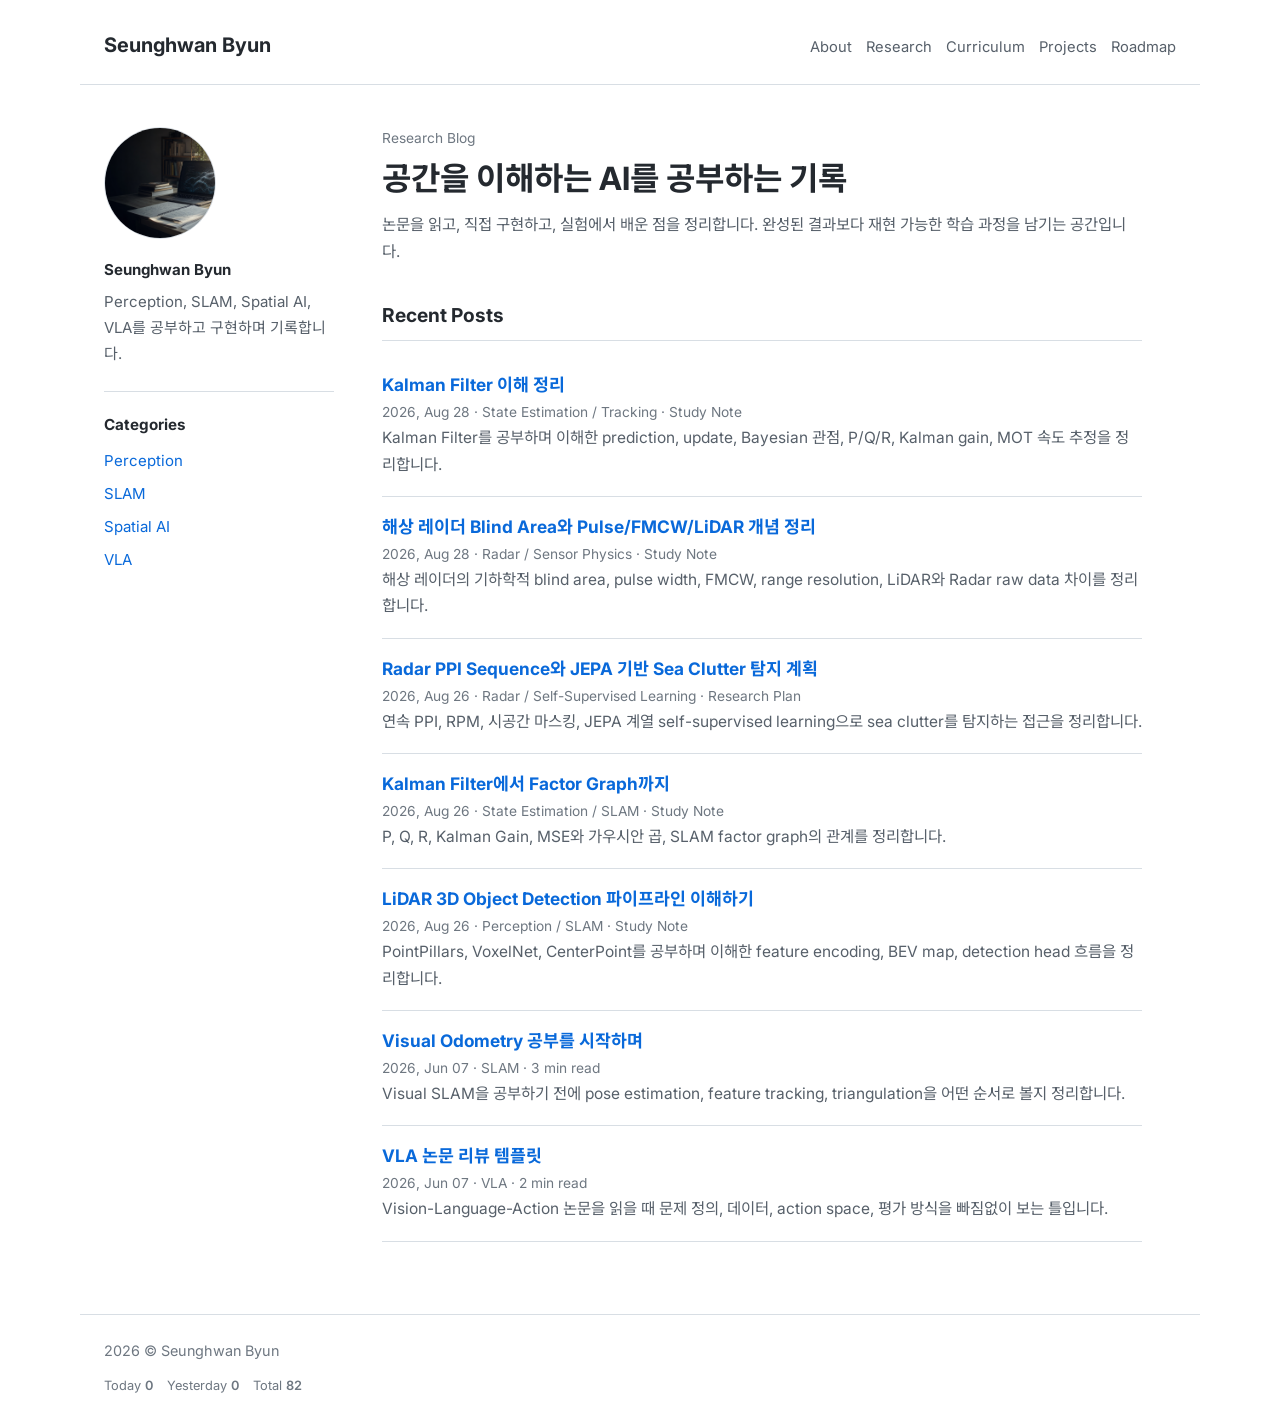
<file: index.html>
<!doctype html>
<html lang="ko">
  <head>
    <meta charset="utf-8">
    <meta name="viewport" content="width=device-width, initial-scale=1">
    <meta
      name="description"
      content="Seunghwan Byun의 Perception, SLAM, Spatial AI, VLA 학습 및 연구 기록 블로그입니다."
    >
    <title>Seunghwan Byun</title>
    <link rel="preconnect" href="https://fonts.googleapis.com">
    <link rel="preconnect" href="https://fonts.gstatic.com" crossorigin>
    <link
      href="https://fonts.googleapis.com/css2?family=Inter:wght@400;500;600;700&family=Noto+Sans+KR:wght@400;500;700&display=swap"
      rel="stylesheet"
    >
    <link rel="stylesheet" href="styles.css">
    <script async src="https://www.googletagmanager.com/gtag/js?id=G-928FCMT6S2"></script>
    <script>
      window.dataLayer = window.dataLayer || [];
      function gtag(){dataLayer.push(arguments);}
      gtag('js', new Date());
      gtag('config', 'G-928FCMT6S2');
    </script>
  </head>
  <body>
    <header class="site-header">
      <a class="site-title" href="index.html">Seunghwan Byun</a>
      <nav class="site-nav" aria-label="Primary navigation">
        <a href="about.html">About</a>
        <a href="research.html">Research</a>
        <a href="curriculum.html">Curriculum</a>
        <a href="projects.html">Projects</a>
        <a href="roadmap.html">Roadmap</a>
      </nav>
    </header>

    <main class="site-shell">
      <aside class="sidebar" aria-label="Site profile and categories">
        <img class="profile-image" src="assets/research-workspace.png" alt="연구 노트와 노트북이 놓인 작업 공간">
        <p class="profile-name">Seunghwan Byun</p>
        <p class="profile-desc">Perception, SLAM, Spatial AI, VLA를 공부하고 구현하며 기록합니다.</p>

        <section class="side-section">
          <h2>Categories</h2>
          <ul>
            <li><a href="research.html#perception">Perception</a></li>
            <li><a href="research.html#slam">SLAM</a></li>
            <li><a href="research.html#spatial-ai">Spatial AI</a></li>
            <li><a href="research.html#vla">VLA</a></li>
          </ul>
        </section>
      </aside>

      <section class="content">
        <header class="page-intro">
          <p class="kicker">Research Blog</p>
          <h1>공간을 이해하는 AI를 공부하는 기록</h1>
          <p>
            논문을 읽고, 직접 구현하고, 실험에서 배운 점을 정리합니다.
            완성된 결과보다 재현 가능한 학습 과정을 남기는 공간입니다.
          </p>
        </header>

        <section class="post-list" aria-label="Recent posts">
          <h2>Recent Posts</h2>
          <article class="post-preview">
            <h3><a href="posts/kalman-filter-study-note.html">Kalman Filter 이해 정리</a></h3>
            <p class="post-meta">2026, Aug 28 · State Estimation / Tracking · Study Note</p>
            <p>Kalman Filter를 공부하며 이해한 prediction, update, Bayesian 관점, P/Q/R, Kalman gain, MOT 속도 추정을 정리합니다.</p>
          </article>
          <article class="post-preview">
            <h3><a href="posts/radar-blind-area-pulse-lidar-note.html">해상 레이더 Blind Area와 Pulse/FMCW/LiDAR 개념 정리</a></h3>
            <p class="post-meta">2026, Aug 28 · Radar / Sensor Physics · Study Note</p>
            <p>해상 레이더의 기하학적 blind area, pulse width, FMCW, range resolution, LiDAR와 Radar raw data 차이를 정리합니다.</p>
          </article>
          <article class="post-preview">
            <h3><a href="posts/radar-jepa-sea-clutter-plan.html">Radar PPI Sequence와 JEPA 기반 Sea Clutter 탐지 계획</a></h3>
            <p class="post-meta">2026, Aug 26 · Radar / Self-Supervised Learning · Research Plan</p>
            <p>연속 PPI, RPM, 시공간 마스킹, JEPA 계열 self-supervised learning으로 sea clutter를 탐지하는 접근을 정리합니다.</p>
          </article>
          <article class="post-preview">
            <h3><a href="posts/kalman-factor-graph-study-note.html">Kalman Filter에서 Factor Graph까지</a></h3>
            <p class="post-meta">2026, Aug 26 · State Estimation / SLAM · Study Note</p>
            <p>P, Q, R, Kalman Gain, MSE와 가우시안 곱, SLAM factor graph의 관계를 정리합니다.</p>
          </article>
          <article class="post-preview">
            <h3><a href="posts/lidar-3d-detection-pipeline.html">LiDAR 3D Object Detection 파이프라인 이해하기</a></h3>
            <p class="post-meta">2026, Aug 26 · Perception / SLAM · Study Note</p>
            <p>PointPillars, VoxelNet, CenterPoint를 공부하며 이해한 feature encoding, BEV map, detection head 흐름을 정리합니다.</p>
          </article>
          <article class="post-preview">
            <h3><a href="posts/slam-visual-odometry-note.html">Visual Odometry 공부를 시작하며</a></h3>
            <p class="post-meta">2026, Jun 07 · SLAM · 3 min read</p>
            <p>Visual SLAM을 공부하기 전에 pose estimation, feature tracking, triangulation을 어떤 순서로 볼지 정리합니다.</p>
          </article>
          <article class="post-preview">
            <h3><a href="posts/vla-reading-template.html">VLA 논문 리뷰 템플릿</a></h3>
            <p class="post-meta">2026, Jun 07 · VLA · 2 min read</p>
            <p>Vision-Language-Action 논문을 읽을 때 문제 정의, 데이터, action space, 평가 방식을 빠짐없이 보는 틀입니다.</p>
          </article>
        </section>
      </section>
    </main>

    <footer class="site-footer">
      <p>2026 © Seunghwan Byun</p>
      <div class="visitor-counter" aria-label="Visitor statistics">
        <span>Today <strong data-counter="today">0</strong></span>
        <span>Yesterday <strong data-counter="yesterday">0</strong></span>
        <span>Total <strong data-counter="total">0</strong></span>
      </div>
    </footer>
    <script src="assets/visitor-counter.js" defer></script>
  </body>
</html>
</file>
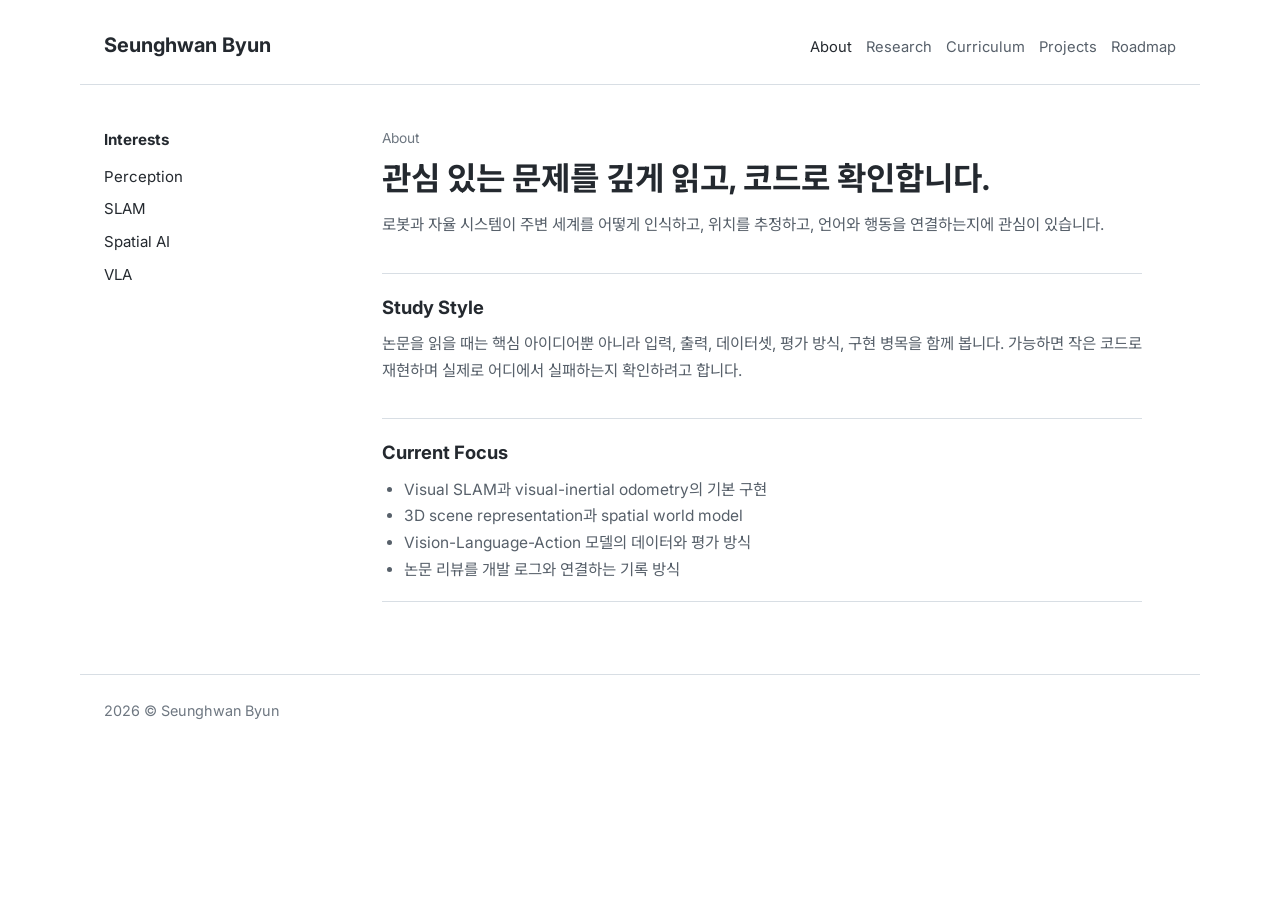
<file: about.html>
<!doctype html>
<html lang="ko">
  <head>
    <meta charset="utf-8">
    <meta name="viewport" content="width=device-width, initial-scale=1">
    <meta name="description" content="Seunghwan Byun의 관심 분야와 학습 방식 소개입니다.">
    <title>About | Seunghwan Byun</title>
    <link rel="preconnect" href="https://fonts.googleapis.com">
    <link rel="preconnect" href="https://fonts.gstatic.com" crossorigin>
    <link
      href="https://fonts.googleapis.com/css2?family=Inter:wght@400;500;600;700&family=Noto+Sans+KR:wght@400;500;700&display=swap"
      rel="stylesheet"
    >
    <link rel="stylesheet" href="styles.css">
    <script async src="https://www.googletagmanager.com/gtag/js?id=G-928FCMT6S2"></script>
    <script>
      window.dataLayer = window.dataLayer || [];
      function gtag(){dataLayer.push(arguments);}
      gtag('js', new Date());
      gtag('config', 'G-928FCMT6S2');
    </script>
  </head>
  <body>
    <header class="site-header">
      <a class="site-title" href="index.html">Seunghwan Byun</a>
      <nav class="site-nav" aria-label="Primary navigation">
        <a class="active" href="about.html">About</a>
        <a href="research.html">Research</a>
        <a href="curriculum.html">Curriculum</a>
        <a href="projects.html">Projects</a>
        <a href="roadmap.html">Roadmap</a>
      </nav>
    </header>

    <main class="site-shell">
      <aside class="sidebar" aria-label="About summary">
        <section class="side-section no-top">
          <h2>Interests</h2>
          <ul>
            <li>Perception</li>
            <li>SLAM</li>
            <li>Spatial AI</li>
            <li>VLA</li>
          </ul>
        </section>
      </aside>

      <section class="content">
        <header class="page-intro">
          <p class="kicker">About</p>
          <h1>관심 있는 문제를 깊게 읽고, 코드로 확인합니다.</h1>
          <p>
            로봇과 자율 시스템이 주변 세계를 어떻게 인식하고, 위치를 추정하고,
            언어와 행동을 연결하는지에 관심이 있습니다.
          </p>
        </header>

        <section class="text-section">
          <h2>Study Style</h2>
          <p>
            논문을 읽을 때는 핵심 아이디어뿐 아니라 입력, 출력, 데이터셋, 평가 방식, 구현 병목을 함께 봅니다.
            가능하면 작은 코드로 재현하며 실제로 어디에서 실패하는지 확인하려고 합니다.
          </p>
        </section>

        <section class="text-section">
          <h2>Current Focus</h2>
          <ul>
            <li>Visual SLAM과 visual-inertial odometry의 기본 구현</li>
            <li>3D scene representation과 spatial world model</li>
            <li>Vision-Language-Action 모델의 데이터와 평가 방식</li>
            <li>논문 리뷰를 개발 로그와 연결하는 기록 방식</li>
          </ul>
        </section>
      </section>
    </main>

    <footer class="site-footer">
      <p>2026 © Seunghwan Byun</p>
    </footer>
  </body>
</html>
</file>
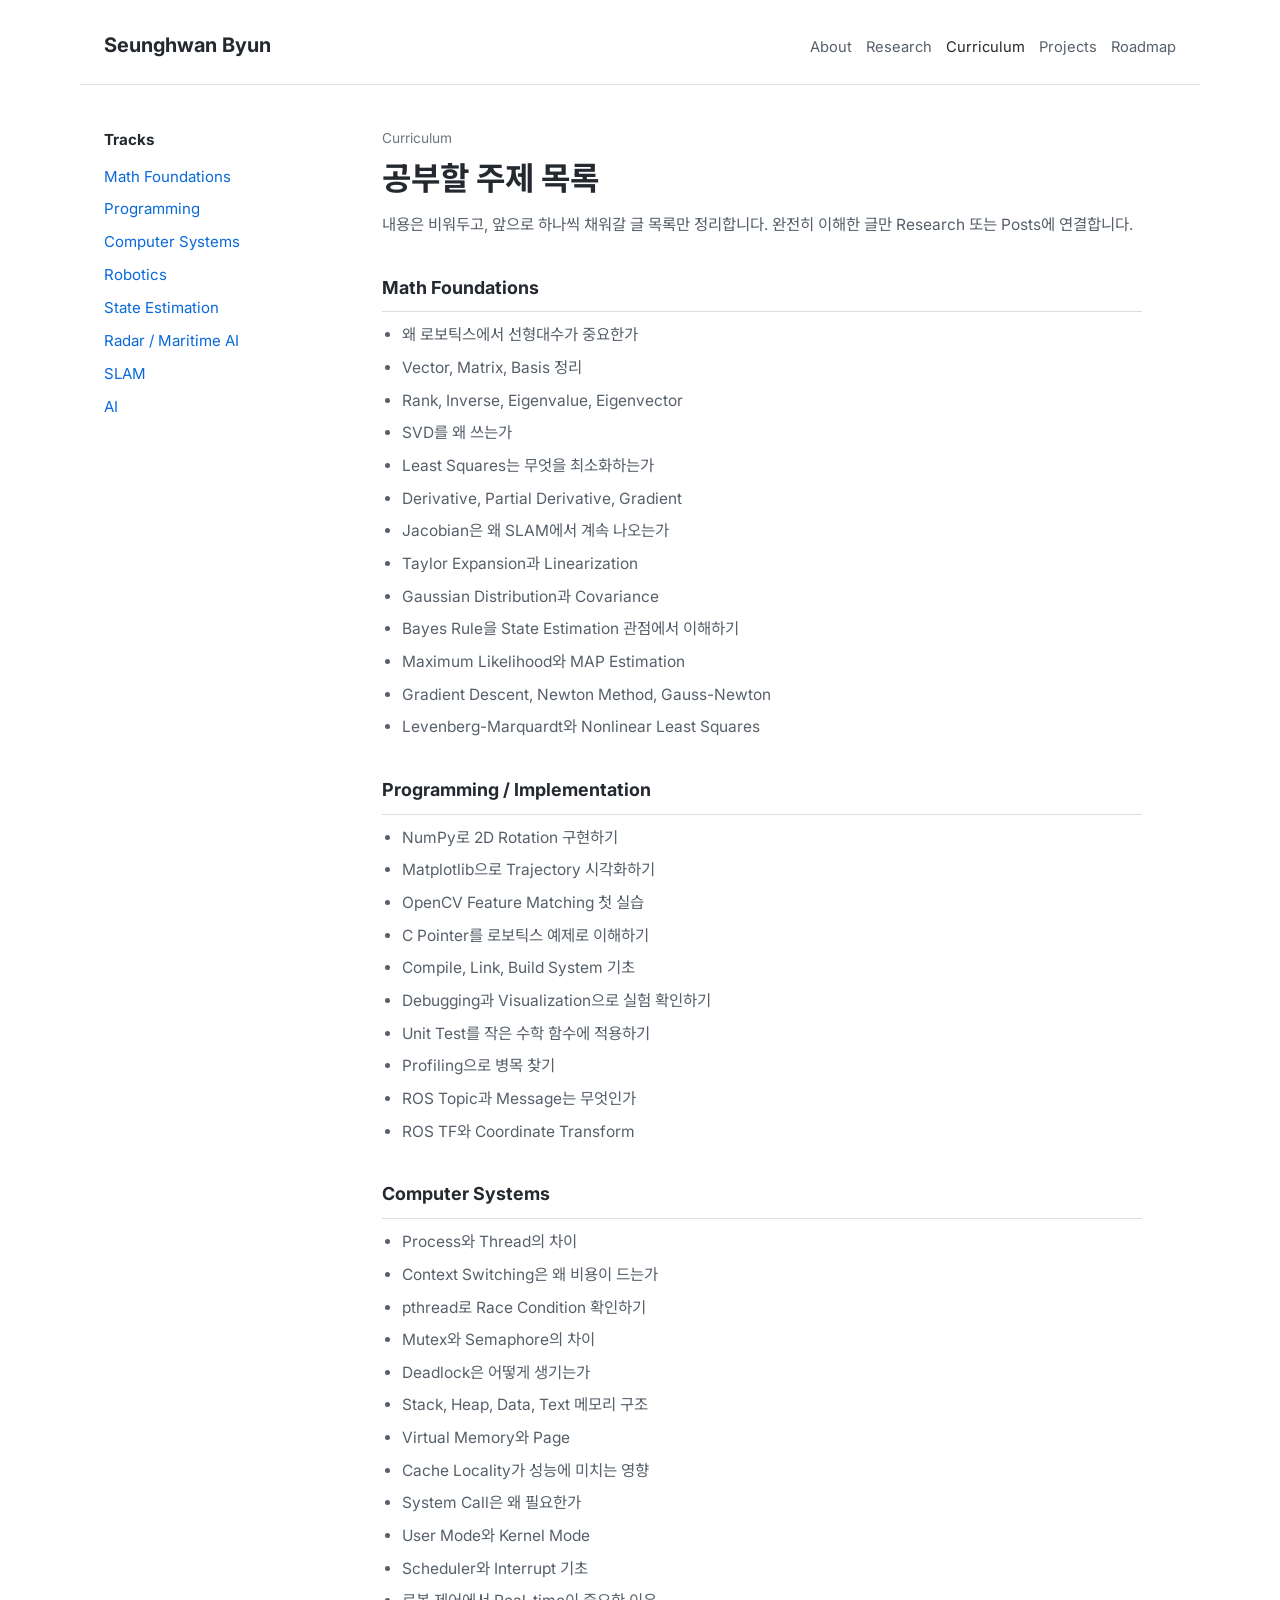
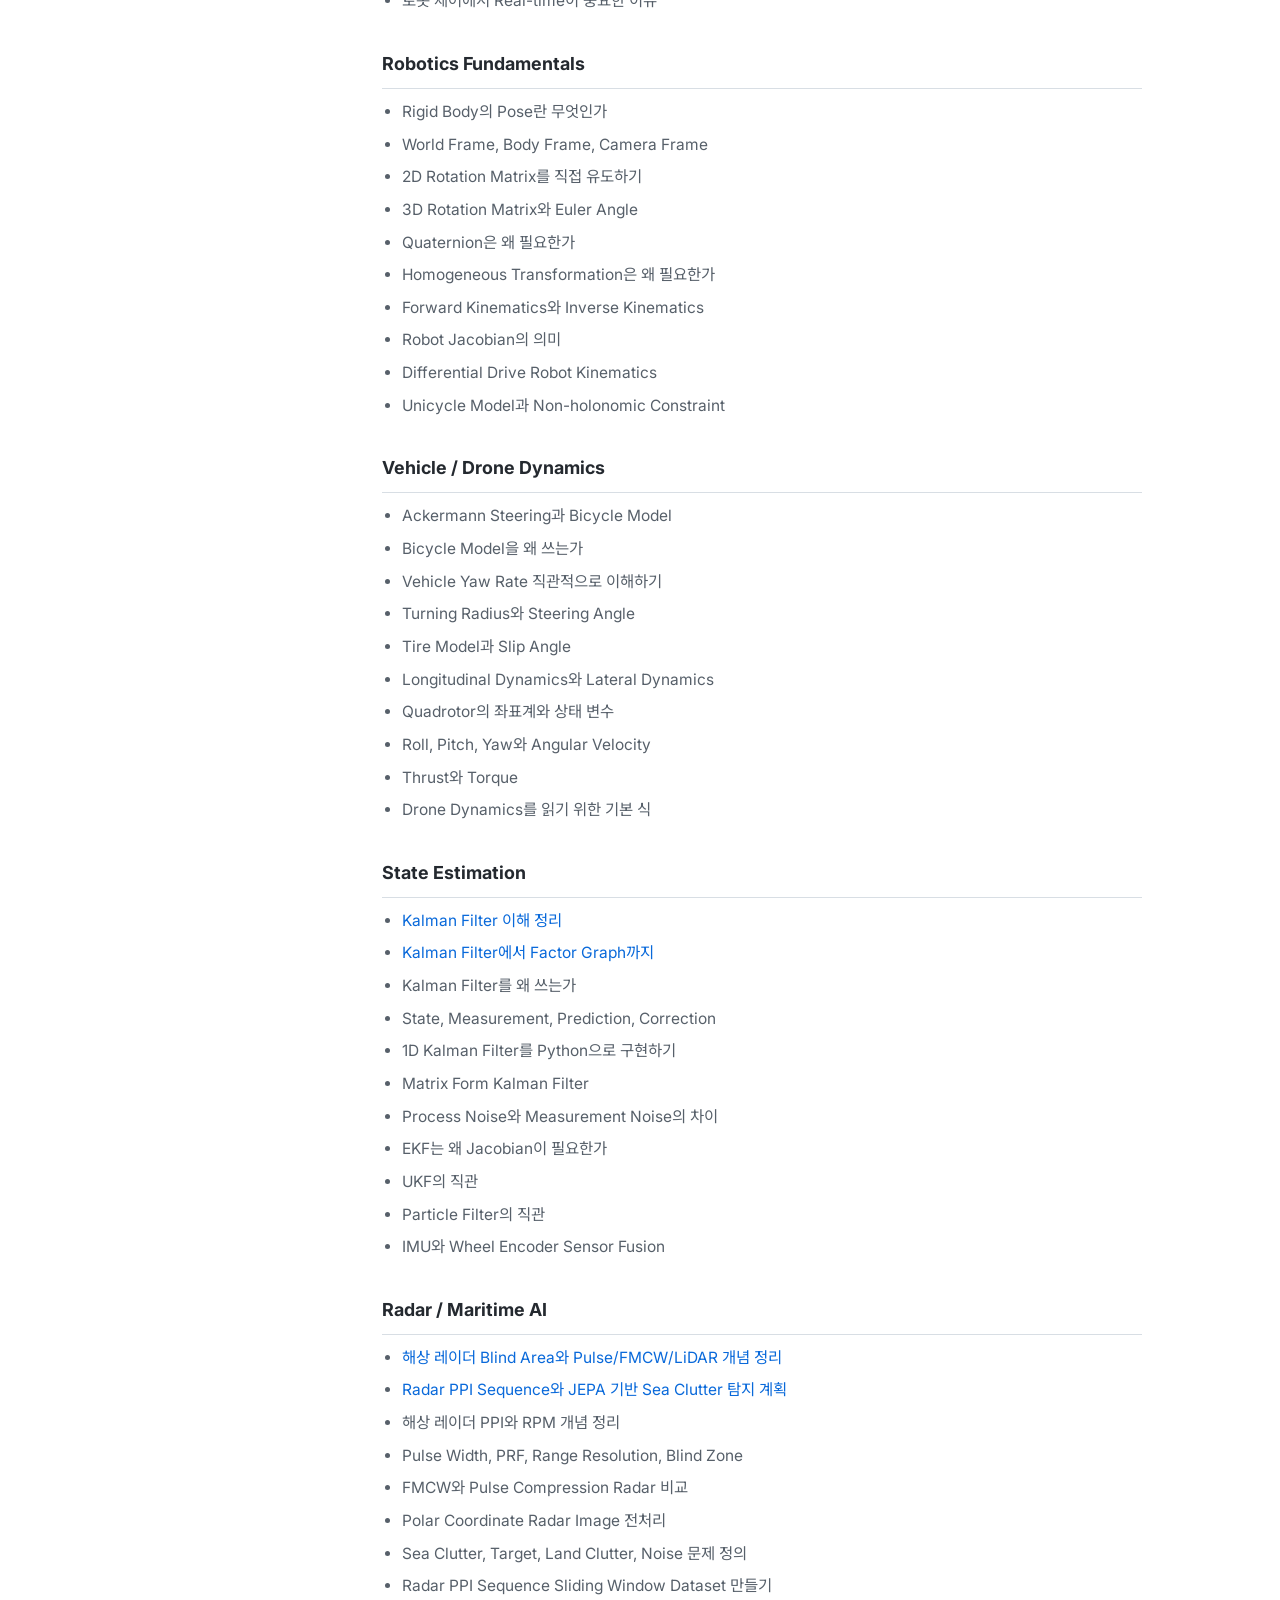
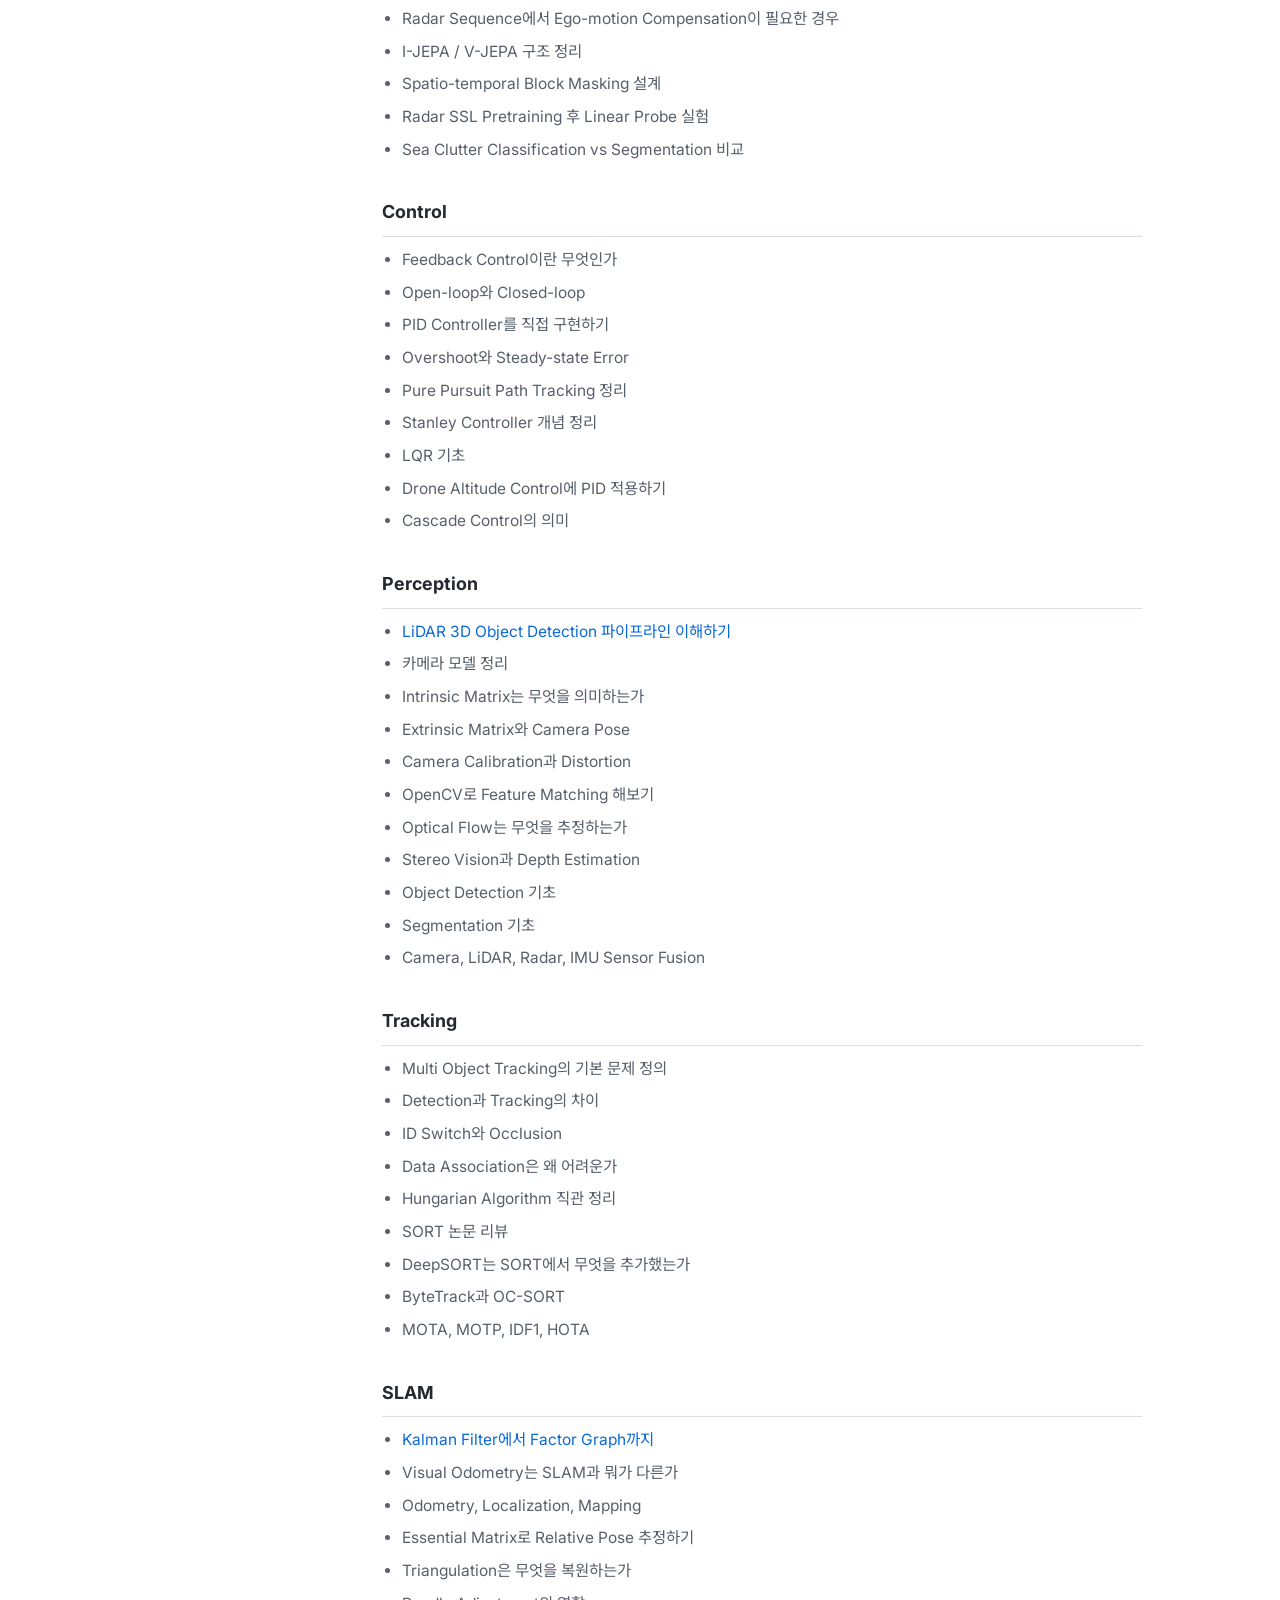
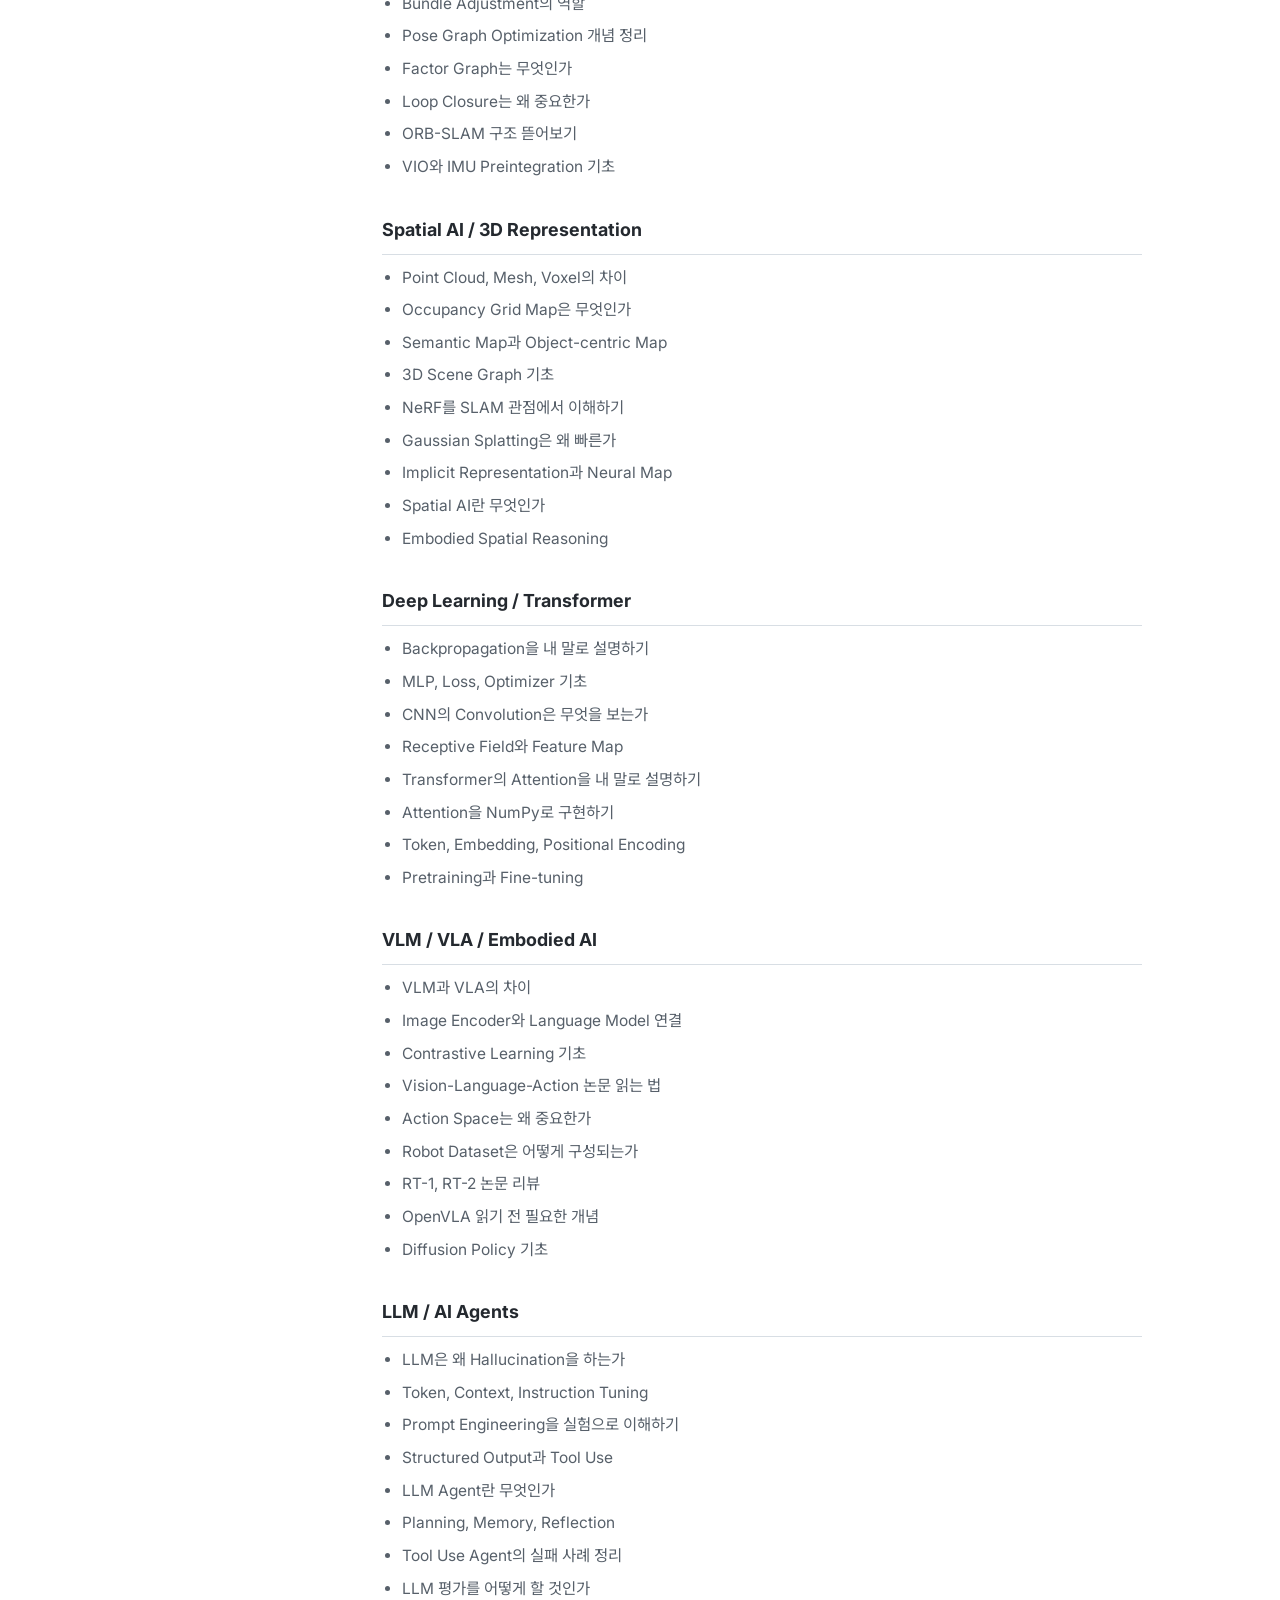
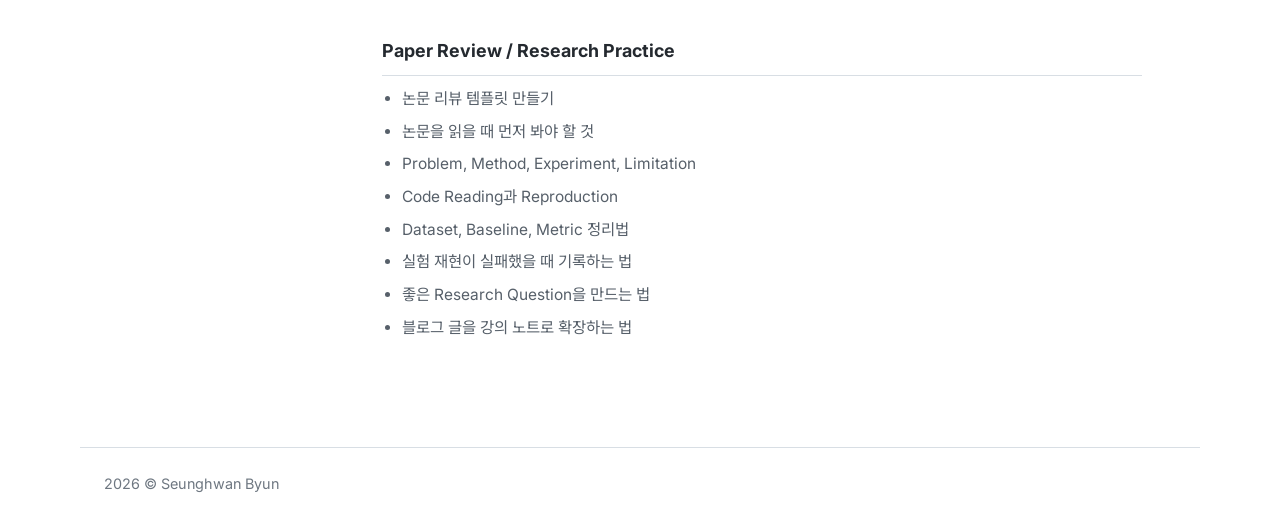
<file: curriculum.html>
<!doctype html>
<html lang="ko">
  <head>
    <meta charset="utf-8">
    <meta name="viewport" content="width=device-width, initial-scale=1">
    <meta name="description" content="Seunghwan Byun의 공부 커리큘럼 목록입니다.">
    <title>Curriculum | Seunghwan Byun</title>
    <link rel="preconnect" href="https://fonts.googleapis.com">
    <link rel="preconnect" href="https://fonts.gstatic.com" crossorigin>
    <link
      href="https://fonts.googleapis.com/css2?family=Inter:wght@400;500;600;700&family=Noto+Sans+KR:wght@400;500;700&display=swap"
      rel="stylesheet"
    >
    <link rel="stylesheet" href="styles.css">
    <script async src="https://www.googletagmanager.com/gtag/js?id=G-928FCMT6S2"></script>
    <script>
      window.dataLayer = window.dataLayer || [];
      function gtag(){dataLayer.push(arguments);}
      gtag('js', new Date());
      gtag('config', 'G-928FCMT6S2');
    </script>
  </head>
  <body>
    <header class="site-header">
      <a class="site-title" href="index.html">Seunghwan Byun</a>
      <nav class="site-nav" aria-label="Primary navigation">
        <a href="about.html">About</a>
        <a href="research.html">Research</a>
        <a class="active" href="curriculum.html">Curriculum</a>
        <a href="projects.html">Projects</a>
        <a href="roadmap.html">Roadmap</a>
      </nav>
    </header>

    <main class="site-shell">
      <aside class="sidebar" aria-label="Curriculum sections">
        <section class="side-section no-top">
          <h2>Tracks</h2>
          <ul>
            <li><a href="#math-foundations">Math Foundations</a></li>
            <li><a href="#programming">Programming</a></li>
            <li><a href="#computer-systems">Computer Systems</a></li>
            <li><a href="#robotics">Robotics</a></li>
            <li><a href="#state-estimation">State Estimation</a></li>
            <li><a href="#radar-maritime-ai">Radar / Maritime AI</a></li>
            <li><a href="#slam">SLAM</a></li>
            <li><a href="#ai">AI</a></li>
          </ul>
        </section>
      </aside>

      <section class="content">
        <header class="page-intro">
          <p class="kicker">Curriculum</p>
          <h1>공부할 주제 목록</h1>
          <p>
            내용은 비워두고, 앞으로 하나씩 채워갈 글 목록만 정리합니다.
            완전히 이해한 글만 Research 또는 Posts에 연결합니다.
          </p>
        </header>

        <section id="math-foundations" class="curriculum-section">
          <h2>Math Foundations</h2>
          <ul class="curriculum-list">
            <li>왜 로보틱스에서 선형대수가 중요한가</li>
            <li>Vector, Matrix, Basis 정리</li>
            <li>Rank, Inverse, Eigenvalue, Eigenvector</li>
            <li>SVD를 왜 쓰는가</li>
            <li>Least Squares는 무엇을 최소화하는가</li>
            <li>Derivative, Partial Derivative, Gradient</li>
            <li>Jacobian은 왜 SLAM에서 계속 나오는가</li>
            <li>Taylor Expansion과 Linearization</li>
            <li>Gaussian Distribution과 Covariance</li>
            <li>Bayes Rule을 State Estimation 관점에서 이해하기</li>
            <li>Maximum Likelihood와 MAP Estimation</li>
            <li>Gradient Descent, Newton Method, Gauss-Newton</li>
            <li>Levenberg-Marquardt와 Nonlinear Least Squares</li>
          </ul>
        </section>

        <section id="programming" class="curriculum-section">
          <h2>Programming / Implementation</h2>
          <ul class="curriculum-list">
            <li>NumPy로 2D Rotation 구현하기</li>
            <li>Matplotlib으로 Trajectory 시각화하기</li>
            <li>OpenCV Feature Matching 첫 실습</li>
            <li>C Pointer를 로보틱스 예제로 이해하기</li>
            <li>Compile, Link, Build System 기초</li>
            <li>Debugging과 Visualization으로 실험 확인하기</li>
            <li>Unit Test를 작은 수학 함수에 적용하기</li>
            <li>Profiling으로 병목 찾기</li>
            <li>ROS Topic과 Message는 무엇인가</li>
            <li>ROS TF와 Coordinate Transform</li>
          </ul>
        </section>

        <section id="computer-systems" class="curriculum-section">
          <h2>Computer Systems</h2>
          <ul class="curriculum-list">
            <li>Process와 Thread의 차이</li>
            <li>Context Switching은 왜 비용이 드는가</li>
            <li>pthread로 Race Condition 확인하기</li>
            <li>Mutex와 Semaphore의 차이</li>
            <li>Deadlock은 어떻게 생기는가</li>
            <li>Stack, Heap, Data, Text 메모리 구조</li>
            <li>Virtual Memory와 Page</li>
            <li>Cache Locality가 성능에 미치는 영향</li>
            <li>System Call은 왜 필요한가</li>
            <li>User Mode와 Kernel Mode</li>
            <li>Scheduler와 Interrupt 기초</li>
            <li>로봇 제어에서 Real-time이 중요한 이유</li>
          </ul>
        </section>

        <section id="robotics" class="curriculum-section">
          <h2>Robotics Fundamentals</h2>
          <ul class="curriculum-list">
            <li>Rigid Body의 Pose란 무엇인가</li>
            <li>World Frame, Body Frame, Camera Frame</li>
            <li>2D Rotation Matrix를 직접 유도하기</li>
            <li>3D Rotation Matrix와 Euler Angle</li>
            <li>Quaternion은 왜 필요한가</li>
            <li>Homogeneous Transformation은 왜 필요한가</li>
            <li>Forward Kinematics와 Inverse Kinematics</li>
            <li>Robot Jacobian의 의미</li>
            <li>Differential Drive Robot Kinematics</li>
            <li>Unicycle Model과 Non-holonomic Constraint</li>
          </ul>
        </section>

        <section id="vehicle-drone" class="curriculum-section">
          <h2>Vehicle / Drone Dynamics</h2>
          <ul class="curriculum-list">
            <li>Ackermann Steering과 Bicycle Model</li>
            <li>Bicycle Model을 왜 쓰는가</li>
            <li>Vehicle Yaw Rate 직관적으로 이해하기</li>
            <li>Turning Radius와 Steering Angle</li>
            <li>Tire Model과 Slip Angle</li>
            <li>Longitudinal Dynamics와 Lateral Dynamics</li>
            <li>Quadrotor의 좌표계와 상태 변수</li>
            <li>Roll, Pitch, Yaw와 Angular Velocity</li>
            <li>Thrust와 Torque</li>
            <li>Drone Dynamics를 읽기 위한 기본 식</li>
          </ul>
        </section>

        <section id="state-estimation" class="curriculum-section">
          <h2>State Estimation</h2>
          <ul class="curriculum-list">
            <li><a href="posts/kalman-filter-study-note.html">Kalman Filter 이해 정리</a></li>
            <li><a href="posts/kalman-factor-graph-study-note.html">Kalman Filter에서 Factor Graph까지</a></li>
            <li>Kalman Filter를 왜 쓰는가</li>
            <li>State, Measurement, Prediction, Correction</li>
            <li>1D Kalman Filter를 Python으로 구현하기</li>
            <li>Matrix Form Kalman Filter</li>
            <li>Process Noise와 Measurement Noise의 차이</li>
            <li>EKF는 왜 Jacobian이 필요한가</li>
            <li>UKF의 직관</li>
            <li>Particle Filter의 직관</li>
            <li>IMU와 Wheel Encoder Sensor Fusion</li>
          </ul>
        </section>

        <section id="radar-maritime-ai" class="curriculum-section">
          <h2>Radar / Maritime AI</h2>
          <ul class="curriculum-list">
            <li><a href="posts/radar-blind-area-pulse-lidar-note.html">해상 레이더 Blind Area와 Pulse/FMCW/LiDAR 개념 정리</a></li>
            <li><a href="posts/radar-jepa-sea-clutter-plan.html">Radar PPI Sequence와 JEPA 기반 Sea Clutter 탐지 계획</a></li>
            <li>해상 레이더 PPI와 RPM 개념 정리</li>
            <li>Pulse Width, PRF, Range Resolution, Blind Zone</li>
            <li>FMCW와 Pulse Compression Radar 비교</li>
            <li>Polar Coordinate Radar Image 전처리</li>
            <li>Sea Clutter, Target, Land Clutter, Noise 문제 정의</li>
            <li>Radar PPI Sequence Sliding Window Dataset 만들기</li>
            <li>Radar Sequence에서 Ego-motion Compensation이 필요한 경우</li>
            <li>I-JEPA / V-JEPA 구조 정리</li>
            <li>Spatio-temporal Block Masking 설계</li>
            <li>Radar SSL Pretraining 후 Linear Probe 실험</li>
            <li>Sea Clutter Classification vs Segmentation 비교</li>
          </ul>
        </section>

        <section id="control" class="curriculum-section">
          <h2>Control</h2>
          <ul class="curriculum-list">
            <li>Feedback Control이란 무엇인가</li>
            <li>Open-loop와 Closed-loop</li>
            <li>PID Controller를 직접 구현하기</li>
            <li>Overshoot와 Steady-state Error</li>
            <li>Pure Pursuit Path Tracking 정리</li>
            <li>Stanley Controller 개념 정리</li>
            <li>LQR 기초</li>
            <li>Drone Altitude Control에 PID 적용하기</li>
            <li>Cascade Control의 의미</li>
          </ul>
        </section>

        <section id="perception" class="curriculum-section">
          <h2>Perception</h2>
          <ul class="curriculum-list">
            <li><a href="posts/lidar-3d-detection-pipeline.html">LiDAR 3D Object Detection 파이프라인 이해하기</a></li>
            <li>카메라 모델 정리</li>
            <li>Intrinsic Matrix는 무엇을 의미하는가</li>
            <li>Extrinsic Matrix와 Camera Pose</li>
            <li>Camera Calibration과 Distortion</li>
            <li>OpenCV로 Feature Matching 해보기</li>
            <li>Optical Flow는 무엇을 추정하는가</li>
            <li>Stereo Vision과 Depth Estimation</li>
            <li>Object Detection 기초</li>
            <li>Segmentation 기초</li>
            <li>Camera, LiDAR, Radar, IMU Sensor Fusion</li>
          </ul>
        </section>

        <section id="tracking" class="curriculum-section">
          <h2>Tracking</h2>
          <ul class="curriculum-list">
            <li>Multi Object Tracking의 기본 문제 정의</li>
            <li>Detection과 Tracking의 차이</li>
            <li>ID Switch와 Occlusion</li>
            <li>Data Association은 왜 어려운가</li>
            <li>Hungarian Algorithm 직관 정리</li>
            <li>SORT 논문 리뷰</li>
            <li>DeepSORT는 SORT에서 무엇을 추가했는가</li>
            <li>ByteTrack과 OC-SORT</li>
            <li>MOTA, MOTP, IDF1, HOTA</li>
          </ul>
        </section>

        <section id="slam" class="curriculum-section">
          <h2>SLAM</h2>
          <ul class="curriculum-list">
            <li><a href="posts/kalman-factor-graph-study-note.html">Kalman Filter에서 Factor Graph까지</a></li>
            <li>Visual Odometry는 SLAM과 뭐가 다른가</li>
            <li>Odometry, Localization, Mapping</li>
            <li>Essential Matrix로 Relative Pose 추정하기</li>
            <li>Triangulation은 무엇을 복원하는가</li>
            <li>Bundle Adjustment의 역할</li>
            <li>Pose Graph Optimization 개념 정리</li>
            <li>Factor Graph는 무엇인가</li>
            <li>Loop Closure는 왜 중요한가</li>
            <li>ORB-SLAM 구조 뜯어보기</li>
            <li>VIO와 IMU Preintegration 기초</li>
          </ul>
        </section>

        <section id="spatial-ai" class="curriculum-section">
          <h2>Spatial AI / 3D Representation</h2>
          <ul class="curriculum-list">
            <li>Point Cloud, Mesh, Voxel의 차이</li>
            <li>Occupancy Grid Map은 무엇인가</li>
            <li>Semantic Map과 Object-centric Map</li>
            <li>3D Scene Graph 기초</li>
            <li>NeRF를 SLAM 관점에서 이해하기</li>
            <li>Gaussian Splatting은 왜 빠른가</li>
            <li>Implicit Representation과 Neural Map</li>
            <li>Spatial AI란 무엇인가</li>
            <li>Embodied Spatial Reasoning</li>
          </ul>
        </section>

        <section id="ai" class="curriculum-section">
          <h2>Deep Learning / Transformer</h2>
          <ul class="curriculum-list">
            <li>Backpropagation을 내 말로 설명하기</li>
            <li>MLP, Loss, Optimizer 기초</li>
            <li>CNN의 Convolution은 무엇을 보는가</li>
            <li>Receptive Field와 Feature Map</li>
            <li>Transformer의 Attention을 내 말로 설명하기</li>
            <li>Attention을 NumPy로 구현하기</li>
            <li>Token, Embedding, Positional Encoding</li>
            <li>Pretraining과 Fine-tuning</li>
          </ul>
        </section>

        <section id="vlm-vla" class="curriculum-section">
          <h2>VLM / VLA / Embodied AI</h2>
          <ul class="curriculum-list">
            <li>VLM과 VLA의 차이</li>
            <li>Image Encoder와 Language Model 연결</li>
            <li>Contrastive Learning 기초</li>
            <li>Vision-Language-Action 논문 읽는 법</li>
            <li>Action Space는 왜 중요한가</li>
            <li>Robot Dataset은 어떻게 구성되는가</li>
            <li>RT-1, RT-2 논문 리뷰</li>
            <li>OpenVLA 읽기 전 필요한 개념</li>
            <li>Diffusion Policy 기초</li>
          </ul>
        </section>

        <section id="llm-agents" class="curriculum-section">
          <h2>LLM / AI Agents</h2>
          <ul class="curriculum-list">
            <li>LLM은 왜 Hallucination을 하는가</li>
            <li>Token, Context, Instruction Tuning</li>
            <li>Prompt Engineering을 실험으로 이해하기</li>
            <li>Structured Output과 Tool Use</li>
            <li>LLM Agent란 무엇인가</li>
            <li>Planning, Memory, Reflection</li>
            <li>Tool Use Agent의 실패 사례 정리</li>
            <li>LLM 평가를 어떻게 할 것인가</li>
          </ul>
        </section>

        <section id="research-practice" class="curriculum-section">
          <h2>Paper Review / Research Practice</h2>
          <ul class="curriculum-list">
            <li>논문 리뷰 템플릿 만들기</li>
            <li>논문을 읽을 때 먼저 봐야 할 것</li>
            <li>Problem, Method, Experiment, Limitation</li>
            <li>Code Reading과 Reproduction</li>
            <li>Dataset, Baseline, Metric 정리법</li>
            <li>실험 재현이 실패했을 때 기록하는 법</li>
            <li>좋은 Research Question을 만드는 법</li>
            <li>블로그 글을 강의 노트로 확장하는 법</li>
          </ul>
        </section>
      </section>
    </main>

    <footer class="site-footer">
      <p>2026 © Seunghwan Byun</p>
    </footer>
  </body>
</html>
</file>
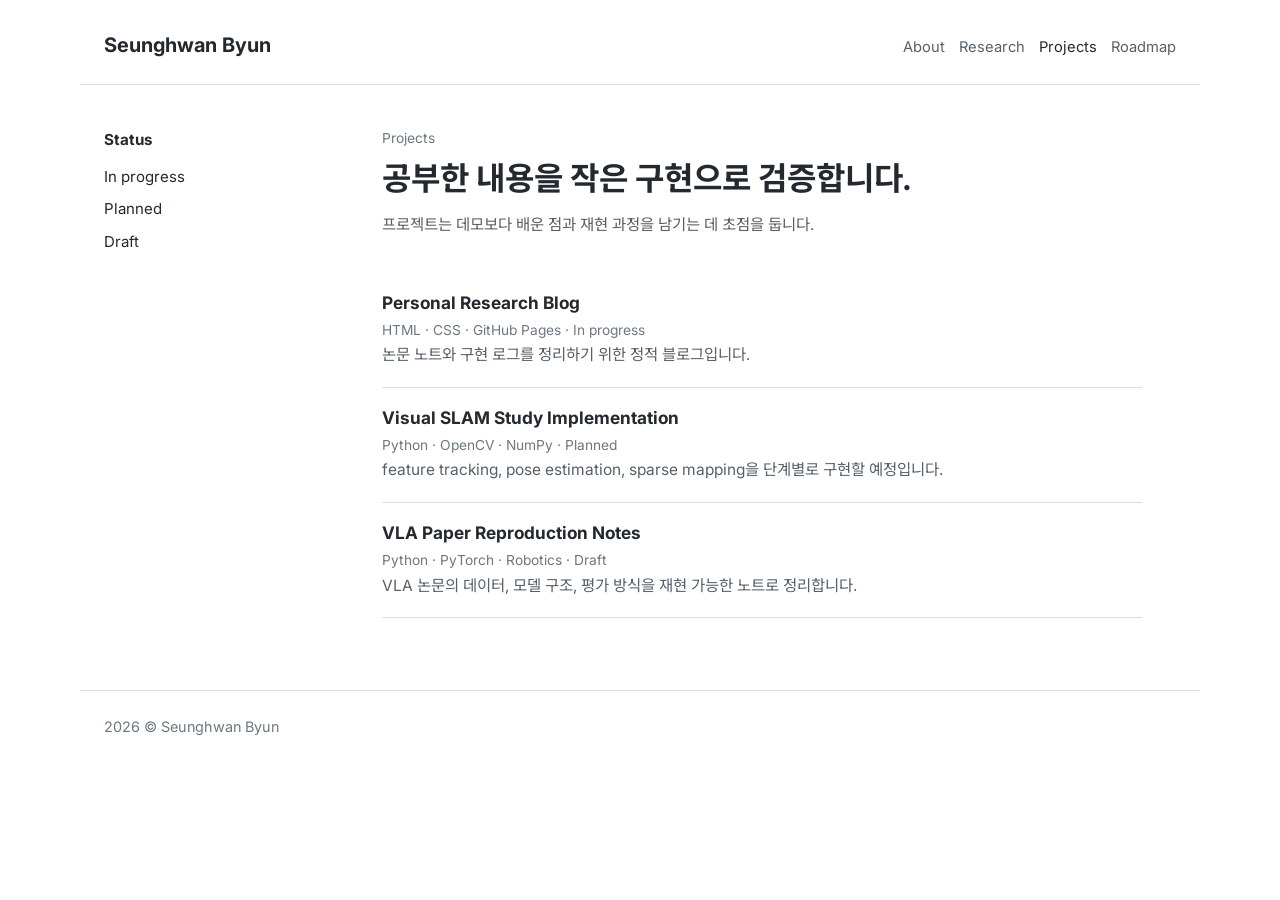
<file: projects.html>
<!doctype html>
<html lang="ko">
  <head>
    <meta charset="utf-8">
    <meta name="viewport" content="width=device-width, initial-scale=1">
    <meta name="description" content="Seunghwan Byun의 개발 프로젝트와 구현 로그를 정리하는 페이지입니다.">
    <title>Projects | Seunghwan Byun</title>
    <link rel="preconnect" href="https://fonts.googleapis.com">
    <link rel="preconnect" href="https://fonts.gstatic.com" crossorigin>
    <link
      href="https://fonts.googleapis.com/css2?family=Inter:wght@400;500;600;700&family=Noto+Sans+KR:wght@400;500;700&display=swap"
      rel="stylesheet"
    >
    <link rel="stylesheet" href="styles.css">
    <script async src="https://www.googletagmanager.com/gtag/js?id=G-928FCMT6S2"></script>
    <script>
      window.dataLayer = window.dataLayer || [];
      function gtag(){dataLayer.push(arguments);}
      gtag('js', new Date());
      gtag('config', 'G-928FCMT6S2');
    </script>
  </head>
  <body>
    <header class="site-header">
      <a class="site-title" href="index.html">Seunghwan Byun</a>
      <nav class="site-nav" aria-label="Primary navigation">
        <a href="about.html">About</a>
        <a href="research.html">Research</a>
        <a class="active" href="projects.html">Projects</a>
        <a href="roadmap.html">Roadmap</a>
      </nav>
    </header>

    <main class="site-shell">
      <aside class="sidebar" aria-label="Project categories">
        <section class="side-section no-top">
          <h2>Status</h2>
          <ul>
            <li>In progress</li>
            <li>Planned</li>
            <li>Draft</li>
          </ul>
        </section>
      </aside>

      <section class="content">
        <header class="page-intro">
          <p class="kicker">Projects</p>
          <h1>공부한 내용을 작은 구현으로 검증합니다.</h1>
          <p>프로젝트는 데모보다 배운 점과 재현 과정을 남기는 데 초점을 둡니다.</p>
        </header>

        <section class="post-list" aria-label="Project list">
          <article class="post-preview">
            <h3>Personal Research Blog</h3>
            <p class="post-meta">HTML · CSS · GitHub Pages · In progress</p>
            <p>논문 노트와 구현 로그를 정리하기 위한 정적 블로그입니다.</p>
          </article>
          <article class="post-preview">
            <h3>Visual SLAM Study Implementation</h3>
            <p class="post-meta">Python · OpenCV · NumPy · Planned</p>
            <p>feature tracking, pose estimation, sparse mapping을 단계별로 구현할 예정입니다.</p>
          </article>
          <article class="post-preview">
            <h3>VLA Paper Reproduction Notes</h3>
            <p class="post-meta">Python · PyTorch · Robotics · Draft</p>
            <p>VLA 논문의 데이터, 모델 구조, 평가 방식을 재현 가능한 노트로 정리합니다.</p>
          </article>
        </section>
      </section>
    </main>

    <footer class="site-footer">
      <p>2026 © Seunghwan Byun</p>
    </footer>
  </body>
</html>
</file>
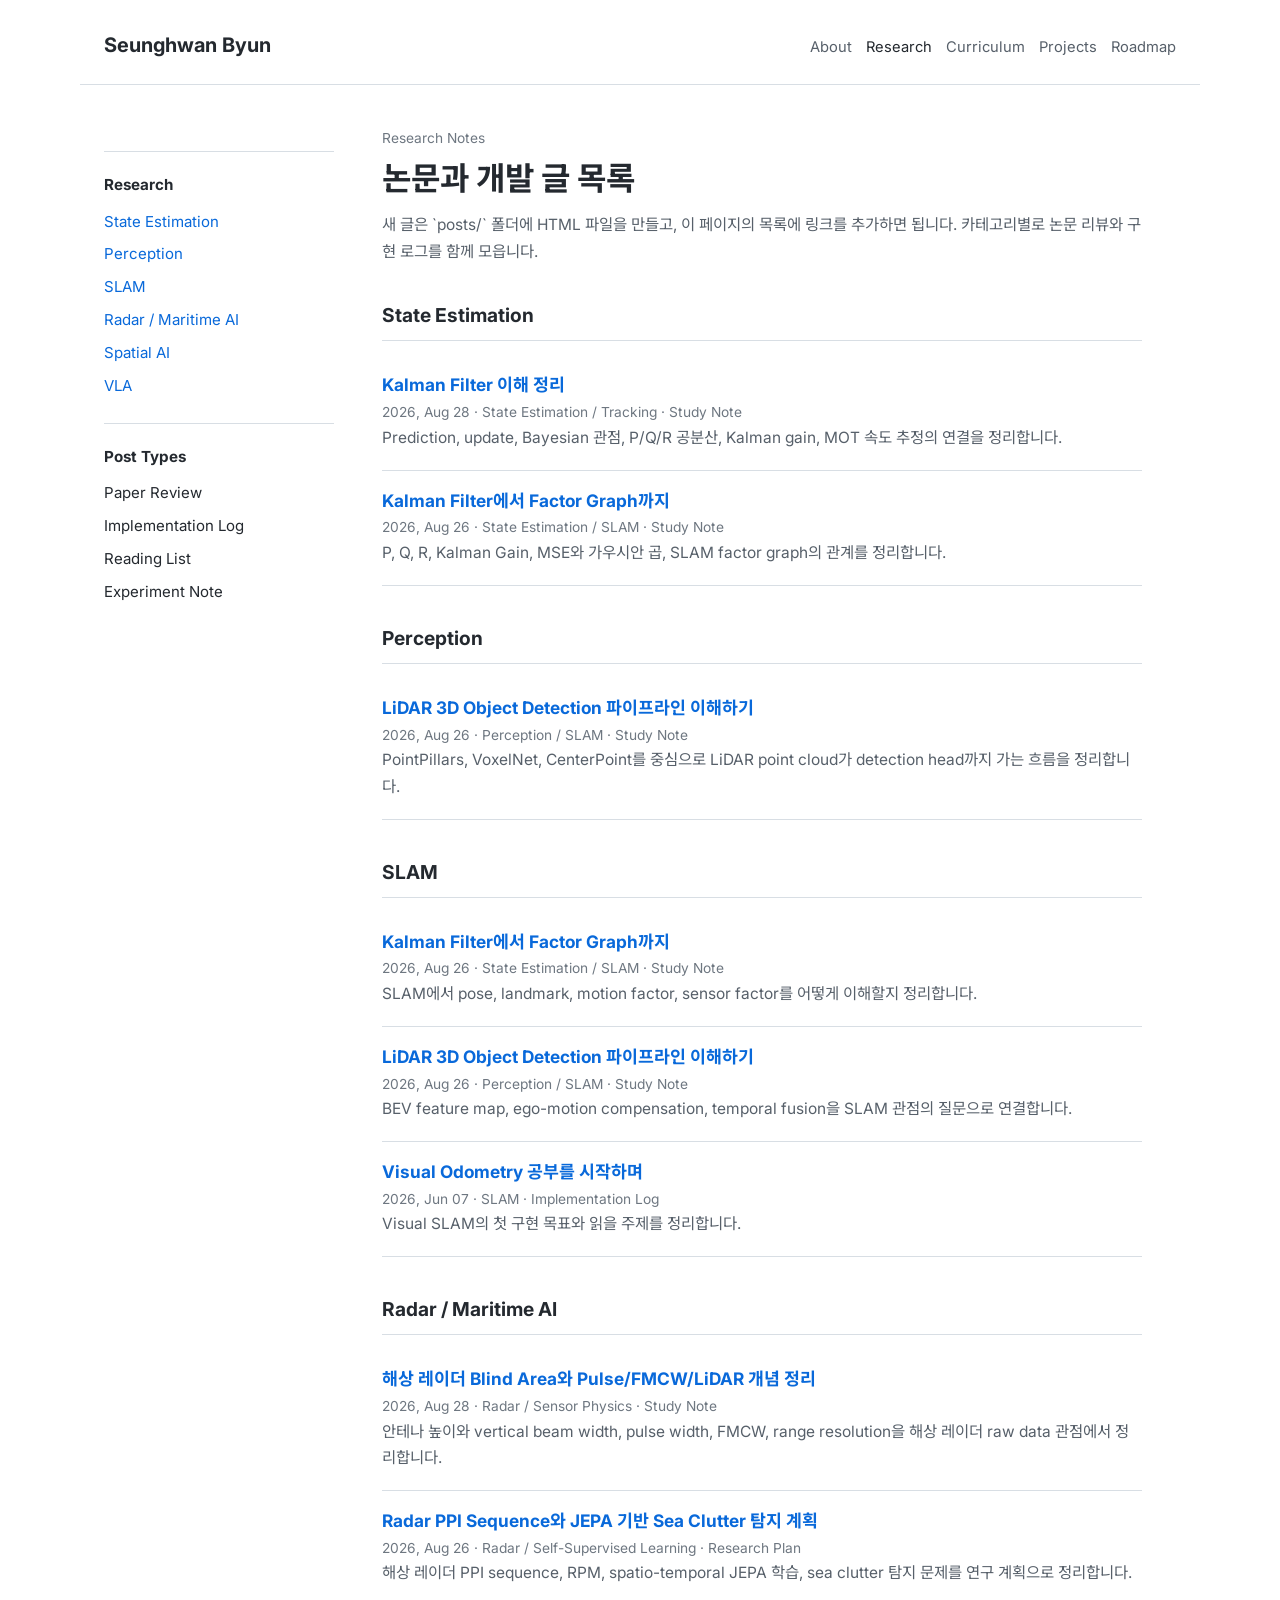
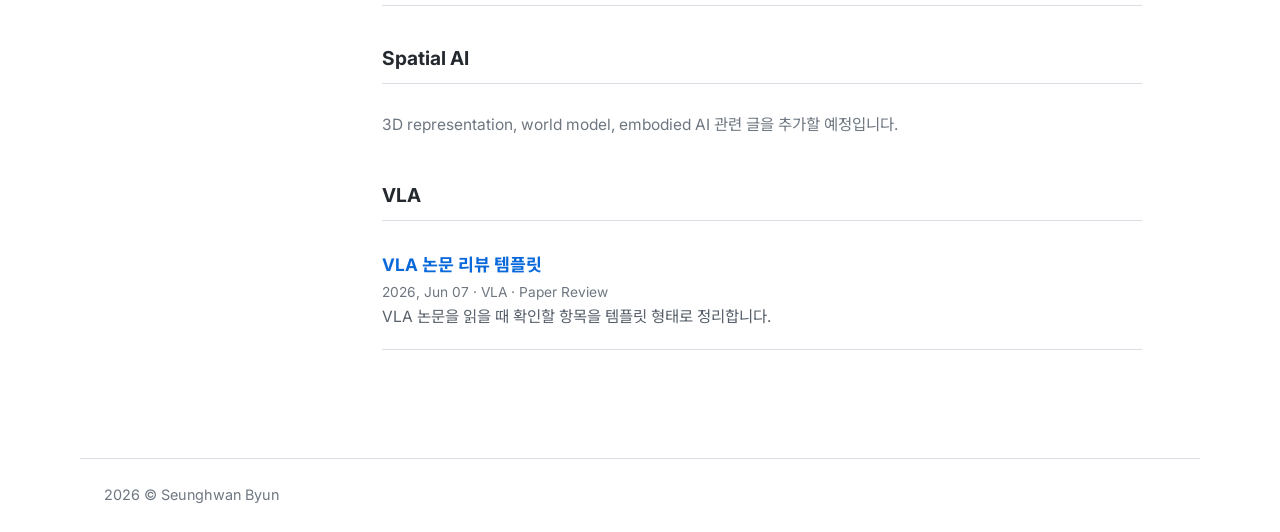
<file: research.html>
<!doctype html>
<html lang="ko">
  <head>
    <meta charset="utf-8">
    <meta name="viewport" content="width=device-width, initial-scale=1">
    <meta name="description" content="Perception, SLAM, Spatial AI, VLA 관련 논문과 개발 글 목록입니다.">
    <title>Research | Seunghwan Byun</title>
    <link rel="preconnect" href="https://fonts.googleapis.com">
    <link rel="preconnect" href="https://fonts.gstatic.com" crossorigin>
    <link
      href="https://fonts.googleapis.com/css2?family=Inter:wght@400;500;600;700&family=Noto+Sans+KR:wght@400;500;700&display=swap"
      rel="stylesheet"
    >
    <link rel="stylesheet" href="styles.css">
    <script async src="https://www.googletagmanager.com/gtag/js?id=G-928FCMT6S2"></script>
    <script>
      window.dataLayer = window.dataLayer || [];
      function gtag(){dataLayer.push(arguments);}
      gtag('js', new Date());
      gtag('config', 'G-928FCMT6S2');
    </script>
  </head>
  <body>
    <header class="site-header">
      <a class="site-title" href="index.html">Seunghwan Byun</a>
      <nav class="site-nav" aria-label="Primary navigation">
        <a href="about.html">About</a>
        <a class="active" href="research.html">Research</a>
        <a href="curriculum.html">Curriculum</a>
        <a href="projects.html">Projects</a>
        <a href="roadmap.html">Roadmap</a>
      </nav>
    </header>

    <main class="site-shell">
      <aside class="sidebar" aria-label="Research categories">
        <section class="side-section">
          <h2>Research</h2>
          <ul>
            <li><a href="#state-estimation">State Estimation</a></li>
            <li><a href="#perception">Perception</a></li>
            <li><a href="#slam">SLAM</a></li>
            <li><a href="#radar-maritime-ai">Radar / Maritime AI</a></li>
            <li><a href="#spatial-ai">Spatial AI</a></li>
            <li><a href="#vla">VLA</a></li>
          </ul>
        </section>
        <section class="side-section">
          <h2>Post Types</h2>
          <ul>
            <li>Paper Review</li>
            <li>Implementation Log</li>
            <li>Reading List</li>
            <li>Experiment Note</li>
          </ul>
        </section>
      </aside>

      <section class="content">
        <header class="page-intro">
          <p class="kicker">Research Notes</p>
          <h1>논문과 개발 글 목록</h1>
          <p>
            새 글은 `posts/` 폴더에 HTML 파일을 만들고, 이 페이지의 목록에 링크를 추가하면 됩니다.
            카테고리별로 논문 리뷰와 구현 로그를 함께 모읍니다.
          </p>
        </header>

        <section id="state-estimation" class="archive-section">
          <h2>State Estimation</h2>
          <article class="post-preview">
            <h3><a href="posts/kalman-filter-study-note.html">Kalman Filter 이해 정리</a></h3>
            <p class="post-meta">2026, Aug 28 · State Estimation / Tracking · Study Note</p>
            <p>Prediction, update, Bayesian 관점, P/Q/R 공분산, Kalman gain, MOT 속도 추정의 연결을 정리합니다.</p>
          </article>
          <article class="post-preview">
            <h3><a href="posts/kalman-factor-graph-study-note.html">Kalman Filter에서 Factor Graph까지</a></h3>
            <p class="post-meta">2026, Aug 26 · State Estimation / SLAM · Study Note</p>
            <p>P, Q, R, Kalman Gain, MSE와 가우시안 곱, SLAM factor graph의 관계를 정리합니다.</p>
          </article>
        </section>

        <section id="perception" class="archive-section">
          <h2>Perception</h2>
          <article class="post-preview">
            <h3><a href="posts/lidar-3d-detection-pipeline.html">LiDAR 3D Object Detection 파이프라인 이해하기</a></h3>
            <p class="post-meta">2026, Aug 26 · Perception / SLAM · Study Note</p>
            <p>PointPillars, VoxelNet, CenterPoint를 중심으로 LiDAR point cloud가 detection head까지 가는 흐름을 정리합니다.</p>
          </article>
        </section>

        <section id="slam" class="archive-section">
          <h2>SLAM</h2>
          <article class="post-preview">
            <h3><a href="posts/kalman-factor-graph-study-note.html">Kalman Filter에서 Factor Graph까지</a></h3>
            <p class="post-meta">2026, Aug 26 · State Estimation / SLAM · Study Note</p>
            <p>SLAM에서 pose, landmark, motion factor, sensor factor를 어떻게 이해할지 정리합니다.</p>
          </article>
          <article class="post-preview">
            <h3><a href="posts/lidar-3d-detection-pipeline.html">LiDAR 3D Object Detection 파이프라인 이해하기</a></h3>
            <p class="post-meta">2026, Aug 26 · Perception / SLAM · Study Note</p>
            <p>BEV feature map, ego-motion compensation, temporal fusion을 SLAM 관점의 질문으로 연결합니다.</p>
          </article>
          <article class="post-preview">
            <h3><a href="posts/slam-visual-odometry-note.html">Visual Odometry 공부를 시작하며</a></h3>
            <p class="post-meta">2026, Jun 07 · SLAM · Implementation Log</p>
            <p>Visual SLAM의 첫 구현 목표와 읽을 주제를 정리합니다.</p>
          </article>
        </section>

        <section id="radar-maritime-ai" class="archive-section">
          <h2>Radar / Maritime AI</h2>
          <article class="post-preview">
            <h3><a href="posts/radar-blind-area-pulse-lidar-note.html">해상 레이더 Blind Area와 Pulse/FMCW/LiDAR 개념 정리</a></h3>
            <p class="post-meta">2026, Aug 28 · Radar / Sensor Physics · Study Note</p>
            <p>안테나 높이와 vertical beam width, pulse width, FMCW, range resolution을 해상 레이더 raw data 관점에서 정리합니다.</p>
          </article>
          <article class="post-preview">
            <h3><a href="posts/radar-jepa-sea-clutter-plan.html">Radar PPI Sequence와 JEPA 기반 Sea Clutter 탐지 계획</a></h3>
            <p class="post-meta">2026, Aug 26 · Radar / Self-Supervised Learning · Research Plan</p>
            <p>해상 레이더 PPI sequence, RPM, spatio-temporal JEPA 학습, sea clutter 탐지 문제를 연구 계획으로 정리합니다.</p>
          </article>
        </section>

        <section id="spatial-ai" class="archive-section">
          <h2>Spatial AI</h2>
          <p class="empty-note">3D representation, world model, embodied AI 관련 글을 추가할 예정입니다.</p>
        </section>

        <section id="vla" class="archive-section">
          <h2>VLA</h2>
          <article class="post-preview">
            <h3><a href="posts/vla-reading-template.html">VLA 논문 리뷰 템플릿</a></h3>
            <p class="post-meta">2026, Jun 07 · VLA · Paper Review</p>
            <p>VLA 논문을 읽을 때 확인할 항목을 템플릿 형태로 정리합니다.</p>
          </article>
        </section>
      </section>
    </main>

    <footer class="site-footer">
      <p>2026 © Seunghwan Byun</p>
    </footer>
  </body>
</html>
</file>
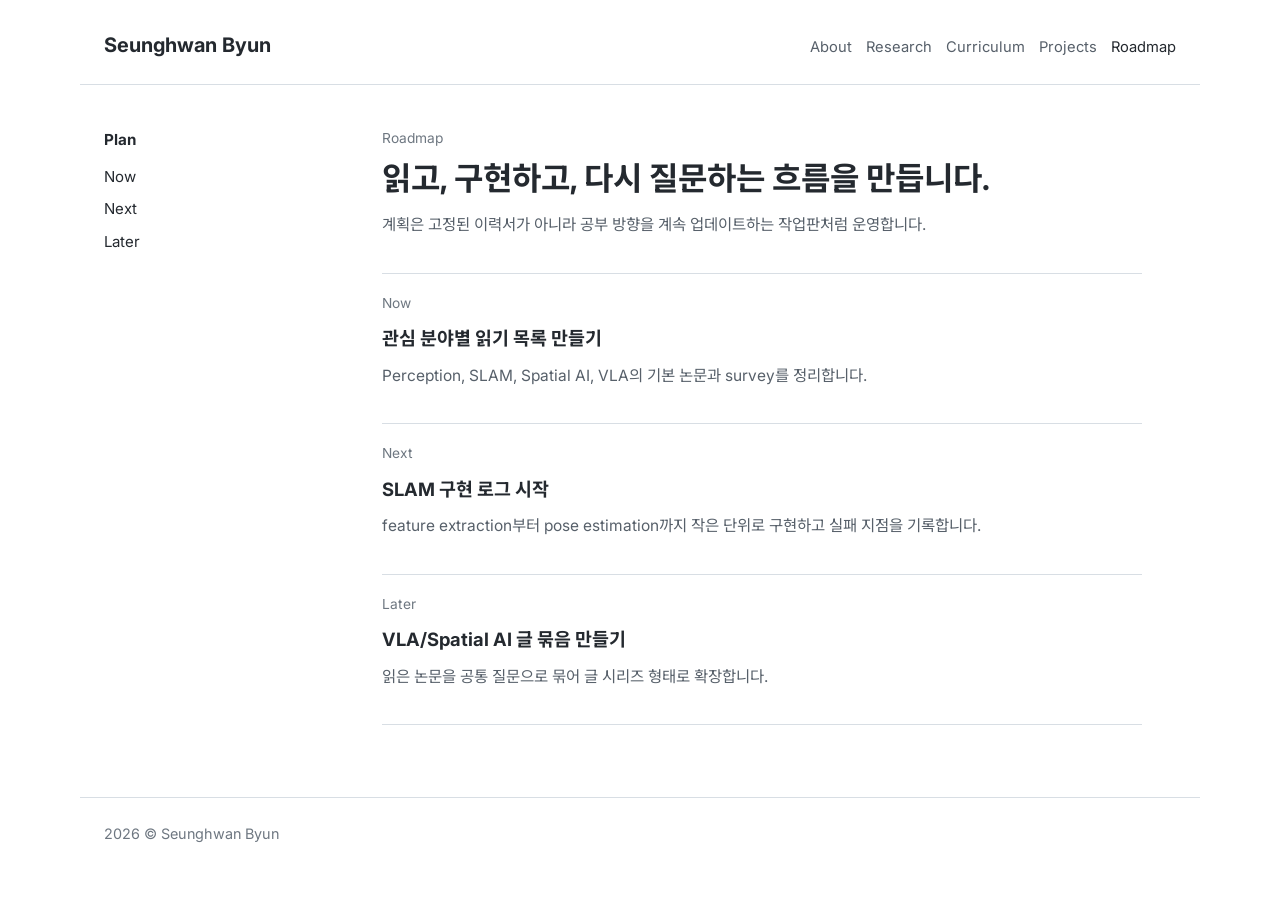
<file: roadmap.html>
<!doctype html>
<html lang="ko">
  <head>
    <meta charset="utf-8">
    <meta name="viewport" content="width=device-width, initial-scale=1">
    <meta name="description" content="Seunghwan Byun의 연구 및 학습 계획입니다.">
    <title>Roadmap | Seunghwan Byun</title>
    <link rel="preconnect" href="https://fonts.googleapis.com">
    <link rel="preconnect" href="https://fonts.gstatic.com" crossorigin>
    <link
      href="https://fonts.googleapis.com/css2?family=Inter:wght@400;500;600;700&family=Noto+Sans+KR:wght@400;500;700&display=swap"
      rel="stylesheet"
    >
    <link rel="stylesheet" href="styles.css">
    <script async src="https://www.googletagmanager.com/gtag/js?id=G-928FCMT6S2"></script>
    <script>
      window.dataLayer = window.dataLayer || [];
      function gtag(){dataLayer.push(arguments);}
      gtag('js', new Date());
      gtag('config', 'G-928FCMT6S2');
    </script>
  </head>
  <body>
    <header class="site-header">
      <a class="site-title" href="index.html">Seunghwan Byun</a>
      <nav class="site-nav" aria-label="Primary navigation">
        <a href="about.html">About</a>
        <a href="research.html">Research</a>
        <a href="curriculum.html">Curriculum</a>
        <a href="projects.html">Projects</a>
        <a class="active" href="roadmap.html">Roadmap</a>
      </nav>
    </header>

    <main class="site-shell">
      <aside class="sidebar" aria-label="Roadmap sections">
        <section class="side-section no-top">
          <h2>Plan</h2>
          <ul>
            <li>Now</li>
            <li>Next</li>
            <li>Later</li>
          </ul>
        </section>
      </aside>

      <section class="content">
        <header class="page-intro">
          <p class="kicker">Roadmap</p>
          <h1>읽고, 구현하고, 다시 질문하는 흐름을 만듭니다.</h1>
          <p>계획은 고정된 이력서가 아니라 공부 방향을 계속 업데이트하는 작업판처럼 운영합니다.</p>
        </header>

        <section class="timeline-list">
          <article>
            <p class="post-meta">Now</p>
            <h2>관심 분야별 읽기 목록 만들기</h2>
            <p>Perception, SLAM, Spatial AI, VLA의 기본 논문과 survey를 정리합니다.</p>
          </article>
          <article>
            <p class="post-meta">Next</p>
            <h2>SLAM 구현 로그 시작</h2>
            <p>feature extraction부터 pose estimation까지 작은 단위로 구현하고 실패 지점을 기록합니다.</p>
          </article>
          <article>
            <p class="post-meta">Later</p>
            <h2>VLA/Spatial AI 글 묶음 만들기</h2>
            <p>읽은 논문을 공통 질문으로 묶어 글 시리즈 형태로 확장합니다.</p>
          </article>
        </section>
      </section>
    </main>

    <footer class="site-footer">
      <p>2026 © Seunghwan Byun</p>
    </footer>
  </body>
</html>
</file>
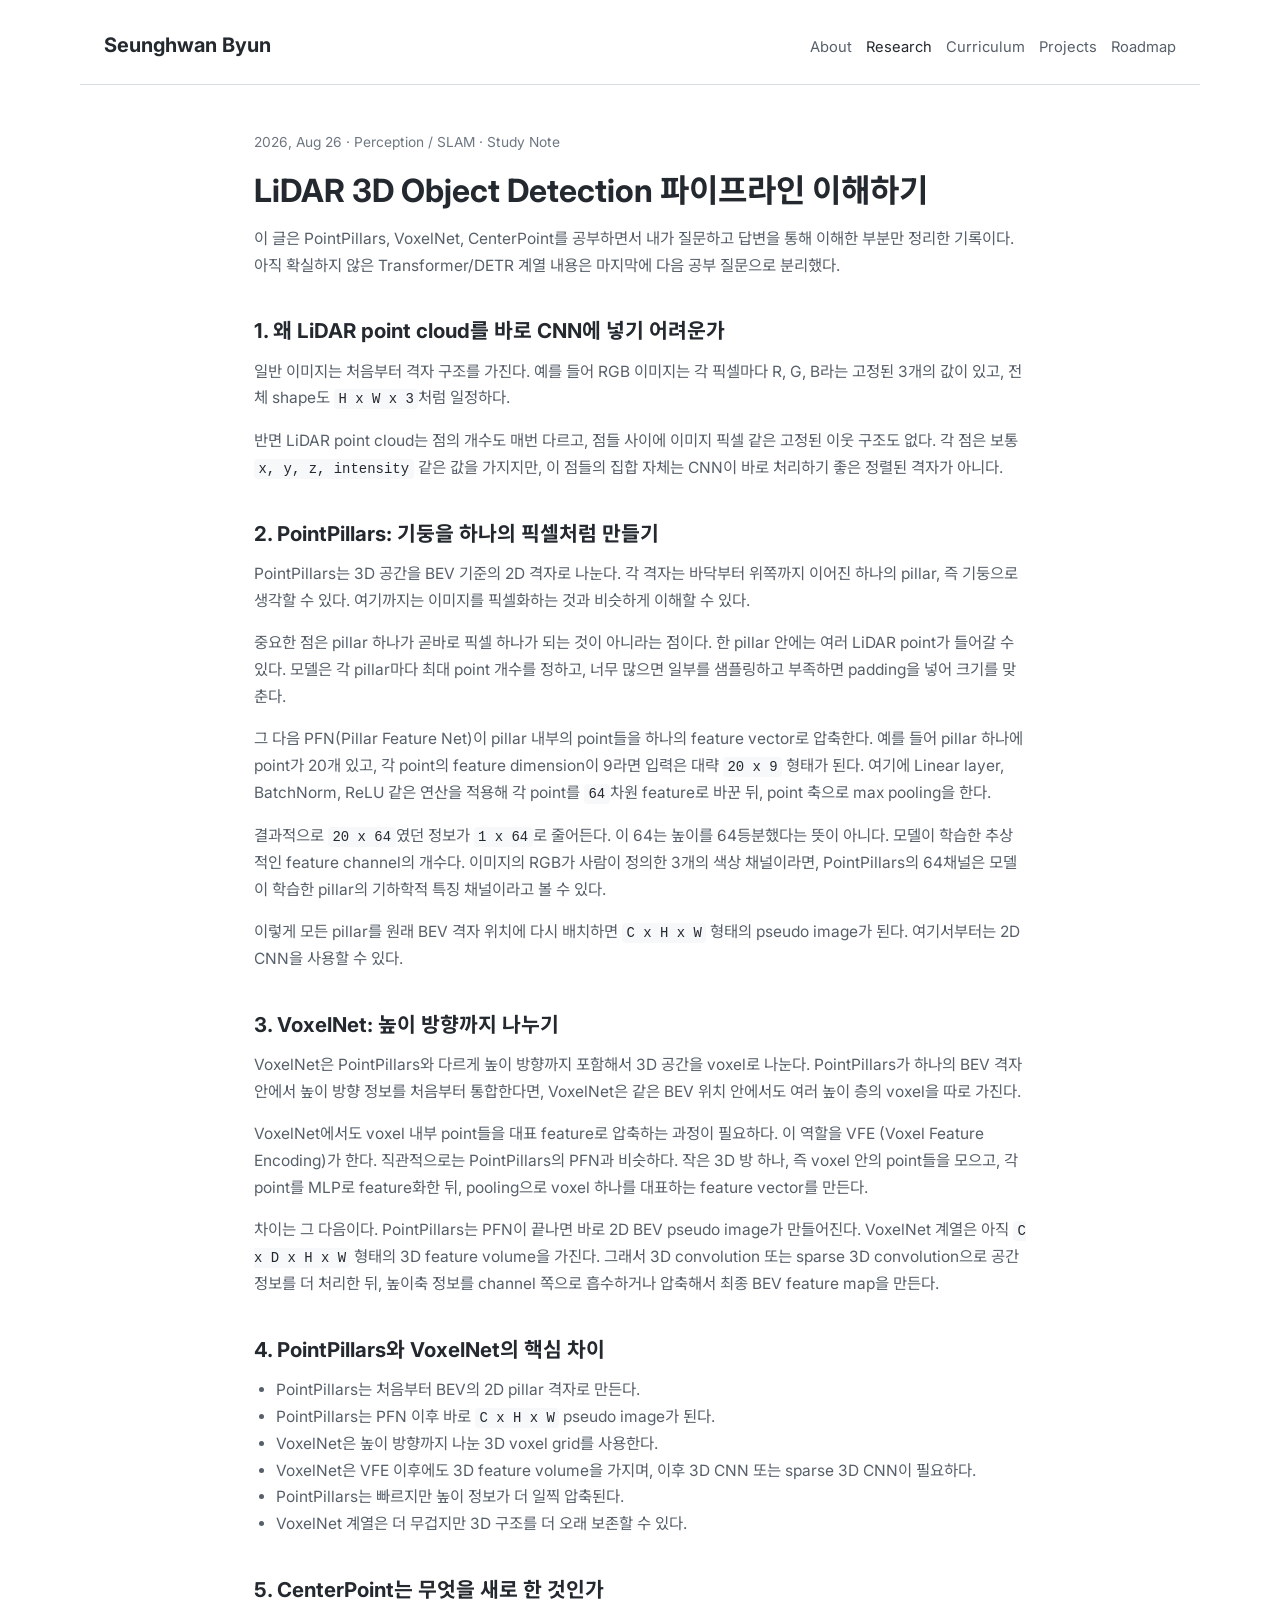
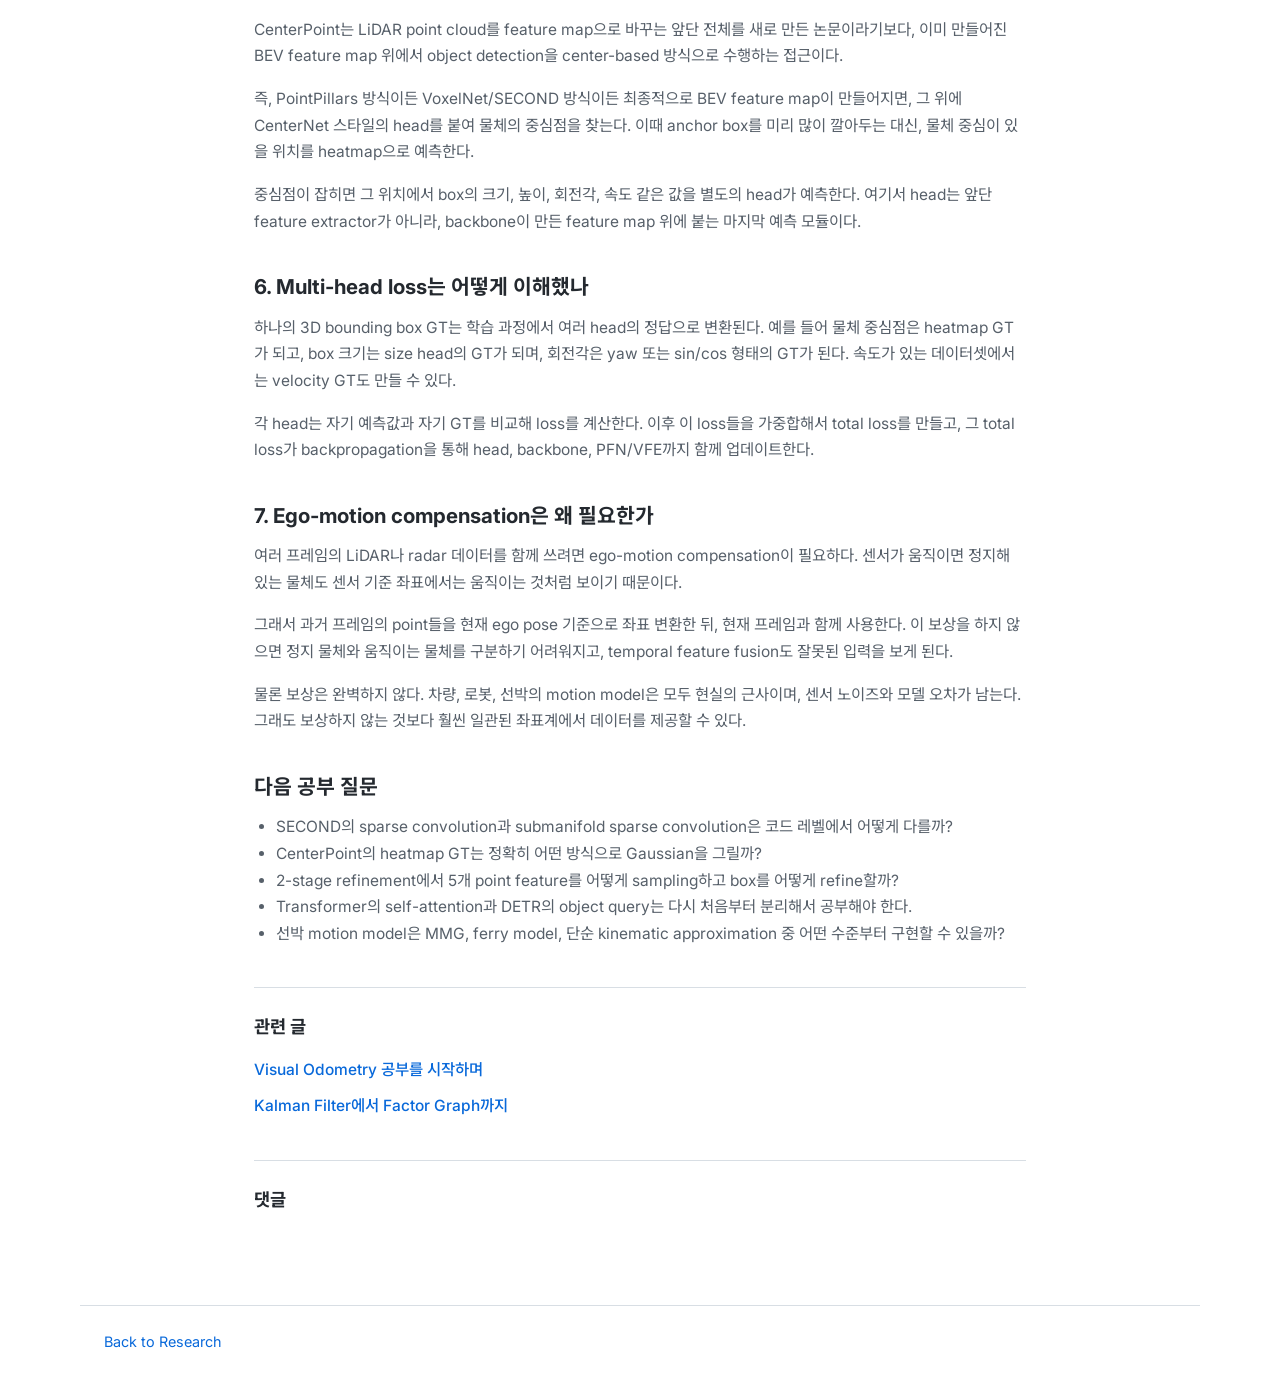
<file: posts/lidar-3d-detection-pipeline.html>
<!doctype html>
<html lang="ko">
  <head>
    <meta charset="utf-8">
    <meta name="viewport" content="width=device-width, initial-scale=1">
    <meta
      name="description"
      content="PointPillars, VoxelNet, CenterPoint를 중심으로 LiDAR 3D Object Detection 파이프라인을 이해한 내용입니다."
    >
    <title>LiDAR 3D Object Detection 파이프라인 이해하기 | Seunghwan Byun</title>
    <link rel="preconnect" href="https://fonts.googleapis.com">
    <link rel="preconnect" href="https://fonts.gstatic.com" crossorigin>
    <link
      href="https://fonts.googleapis.com/css2?family=Inter:wght@400;500;600;700&family=Noto+Sans+KR:wght@400;500;700&display=swap"
      rel="stylesheet"
    >
    <link rel="stylesheet" href="../styles.css">
    <script async src="https://www.googletagmanager.com/gtag/js?id=G-928FCMT6S2"></script>
    <script>
      window.dataLayer = window.dataLayer || [];
      function gtag(){dataLayer.push(arguments);}
      gtag('js', new Date());
      gtag('config', 'G-928FCMT6S2');
    </script>
  </head>
  <body>
    <header class="site-header">
      <a class="site-title" href="../index.html">Seunghwan Byun</a>
      <nav class="site-nav" aria-label="Primary navigation">
        <a href="../about.html">About</a>
        <a class="active" href="../research.html">Research</a>
        <a href="../curriculum.html">Curriculum</a>
        <a href="../projects.html">Projects</a>
        <a href="../roadmap.html">Roadmap</a>
      </nav>
    </header>

    <main class="post-layout">
      <article class="post-body">
        <p class="post-meta">2026, Aug 26 · Perception / SLAM · Study Note</p>
        <h1>LiDAR 3D Object Detection 파이프라인 이해하기</h1>
        <p>
          이 글은 PointPillars, VoxelNet, CenterPoint를 공부하면서 내가 질문하고 답변을 통해
          이해한 부분만 정리한 기록이다. 아직 확실하지 않은 Transformer/DETR 계열 내용은 마지막에
          다음 공부 질문으로 분리했다.
        </p>

        <h2>1. 왜 LiDAR point cloud를 바로 CNN에 넣기 어려운가</h2>
        <p>
          일반 이미지는 처음부터 격자 구조를 가진다. 예를 들어 RGB 이미지는 각 픽셀마다 R, G, B라는
          고정된 3개의 값이 있고, 전체 shape도 <code>H x W x 3</code>처럼 일정하다.
        </p>
        <p>
          반면 LiDAR point cloud는 점의 개수도 매번 다르고, 점들 사이에 이미지 픽셀 같은 고정된
          이웃 구조도 없다. 각 점은 보통 <code>x, y, z, intensity</code> 같은 값을 가지지만,
          이 점들의 집합 자체는 CNN이 바로 처리하기 좋은 정렬된 격자가 아니다.
        </p>

        <h2>2. PointPillars: 기둥을 하나의 픽셀처럼 만들기</h2>
        <p>
          PointPillars는 3D 공간을 BEV 기준의 2D 격자로 나눈다. 각 격자는 바닥부터 위쪽까지 이어진
          하나의 pillar, 즉 기둥으로 생각할 수 있다. 여기까지는 이미지를 픽셀화하는 것과 비슷하게
          이해할 수 있다.
        </p>
        <p>
          중요한 점은 pillar 하나가 곧바로 픽셀 하나가 되는 것이 아니라는 점이다. 한 pillar 안에는
          여러 LiDAR point가 들어갈 수 있다. 모델은 각 pillar마다 최대 point 개수를 정하고, 너무 많으면
          일부를 샘플링하고 부족하면 padding을 넣어 크기를 맞춘다.
        </p>
        <p>
          그 다음 PFN(Pillar Feature Net)이 pillar 내부의 point들을 하나의 feature vector로 압축한다.
          예를 들어 pillar 하나에 point가 20개 있고, 각 point의 feature dimension이 9라면 입력은
          대략 <code>20 x 9</code> 형태가 된다. 여기에 Linear layer, BatchNorm, ReLU 같은 연산을 적용해
          각 point를 <code>64</code>차원 feature로 바꾼 뒤, point 축으로 max pooling을 한다.
        </p>
        <p>
          결과적으로 <code>20 x 64</code>였던 정보가 <code>1 x 64</code>로 줄어든다. 이 64는 높이를
          64등분했다는 뜻이 아니다. 모델이 학습한 추상적인 feature channel의 개수다. 이미지의 RGB가
          사람이 정의한 3개의 색상 채널이라면, PointPillars의 64채널은 모델이 학습한 pillar의 기하학적
          특징 채널이라고 볼 수 있다.
        </p>
        <p>
          이렇게 모든 pillar를 원래 BEV 격자 위치에 다시 배치하면 <code>C x H x W</code> 형태의
          pseudo image가 된다. 여기서부터는 2D CNN을 사용할 수 있다.
        </p>

        <h2>3. VoxelNet: 높이 방향까지 나누기</h2>
        <p>
          VoxelNet은 PointPillars와 다르게 높이 방향까지 포함해서 3D 공간을 voxel로 나눈다. PointPillars가
          하나의 BEV 격자 안에서 높이 방향 정보를 처음부터 통합한다면, VoxelNet은 같은 BEV 위치 안에서도
          여러 높이 층의 voxel을 따로 가진다.
        </p>
        <p>
          VoxelNet에서도 voxel 내부 point들을 대표 feature로 압축하는 과정이 필요하다. 이 역할을 VFE
          (Voxel Feature Encoding)가 한다. 직관적으로는 PointPillars의 PFN과 비슷하다. 작은 3D 방 하나,
          즉 voxel 안의 point들을 모으고, 각 point를 MLP로 feature화한 뒤, pooling으로 voxel 하나를
          대표하는 feature vector를 만든다.
        </p>
        <p>
          차이는 그 다음이다. PointPillars는 PFN이 끝나면 바로 2D BEV pseudo image가 만들어진다.
          VoxelNet 계열은 아직 <code>C x D x H x W</code> 형태의 3D feature volume을 가진다.
          그래서 3D convolution 또는 sparse 3D convolution으로 공간 정보를 더 처리한 뒤, 높이축 정보를
          channel 쪽으로 흡수하거나 압축해서 최종 BEV feature map을 만든다.
        </p>

        <h2>4. PointPillars와 VoxelNet의 핵심 차이</h2>
        <ul>
          <li>PointPillars는 처음부터 BEV의 2D pillar 격자로 만든다.</li>
          <li>PointPillars는 PFN 이후 바로 <code>C x H x W</code> pseudo image가 된다.</li>
          <li>VoxelNet은 높이 방향까지 나눈 3D voxel grid를 사용한다.</li>
          <li>VoxelNet은 VFE 이후에도 3D feature volume을 가지며, 이후 3D CNN 또는 sparse 3D CNN이 필요하다.</li>
          <li>PointPillars는 빠르지만 높이 정보가 더 일찍 압축된다.</li>
          <li>VoxelNet 계열은 더 무겁지만 3D 구조를 더 오래 보존할 수 있다.</li>
        </ul>

        <h2>5. CenterPoint는 무엇을 새로 한 것인가</h2>
        <p>
          CenterPoint는 LiDAR point cloud를 feature map으로 바꾸는 앞단 전체를 새로 만든 논문이라기보다,
          이미 만들어진 BEV feature map 위에서 object detection을 center-based 방식으로 수행하는 접근이다.
        </p>
        <p>
          즉, PointPillars 방식이든 VoxelNet/SECOND 방식이든 최종적으로 BEV feature map이 만들어지면,
          그 위에 CenterNet 스타일의 head를 붙여 물체의 중심점을 찾는다. 이때 anchor box를 미리 많이
          깔아두는 대신, 물체 중심이 있을 위치를 heatmap으로 예측한다.
        </p>
        <p>
          중심점이 잡히면 그 위치에서 box의 크기, 높이, 회전각, 속도 같은 값을 별도의 head가 예측한다.
          여기서 head는 앞단 feature extractor가 아니라, backbone이 만든 feature map 위에 붙는 마지막
          예측 모듈이다.
        </p>

        <h2>6. Multi-head loss는 어떻게 이해했나</h2>
        <p>
          하나의 3D bounding box GT는 학습 과정에서 여러 head의 정답으로 변환된다. 예를 들어 물체 중심점은
          heatmap GT가 되고, box 크기는 size head의 GT가 되며, 회전각은 yaw 또는 sin/cos 형태의 GT가 된다.
          속도가 있는 데이터셋에서는 velocity GT도 만들 수 있다.
        </p>
        <p>
          각 head는 자기 예측값과 자기 GT를 비교해 loss를 계산한다. 이후 이 loss들을 가중합해서 total loss를
          만들고, 그 total loss가 backpropagation을 통해 head, backbone, PFN/VFE까지 함께 업데이트한다.
        </p>

        <h2>7. Ego-motion compensation은 왜 필요한가</h2>
        <p>
          여러 프레임의 LiDAR나 radar 데이터를 함께 쓰려면 ego-motion compensation이 필요하다. 센서가 움직이면
          정지해 있는 물체도 센서 기준 좌표에서는 움직이는 것처럼 보이기 때문이다.
        </p>
        <p>
          그래서 과거 프레임의 point들을 현재 ego pose 기준으로 좌표 변환한 뒤, 현재 프레임과 함께 사용한다.
          이 보상을 하지 않으면 정지 물체와 움직이는 물체를 구분하기 어려워지고, temporal feature fusion도
          잘못된 입력을 보게 된다.
        </p>
        <p>
          물론 보상은 완벽하지 않다. 차량, 로봇, 선박의 motion model은 모두 현실의 근사이며, 센서 노이즈와
          모델 오차가 남는다. 그래도 보상하지 않는 것보다 훨씬 일관된 좌표계에서 데이터를 제공할 수 있다.
        </p>

        <h2>다음 공부 질문</h2>
        <ul>
          <li>SECOND의 sparse convolution과 submanifold sparse convolution은 코드 레벨에서 어떻게 다를까?</li>
          <li>CenterPoint의 heatmap GT는 정확히 어떤 방식으로 Gaussian을 그릴까?</li>
          <li>2-stage refinement에서 5개 point feature를 어떻게 sampling하고 box를 어떻게 refine할까?</li>
          <li>Transformer의 self-attention과 DETR의 object query는 다시 처음부터 분리해서 공부해야 한다.</li>
          <li>선박 motion model은 MMG, ferry model, 단순 kinematic approximation 중 어떤 수준부터 구현할 수 있을까?</li>
        </ul>
      </article>

      <section class="related-posts" aria-label="Related posts" data-post-id="lidar-3d-detection-pipeline">
        <h2>관련 글</h2>
        <ul></ul>
      </section>

      <section class="comments" aria-label="Comments">
        <h2>댓글</h2>
        <div class="giscus"></div>
      </section>
    </main>

    <footer class="site-footer">
      <p><a href="../research.html">Back to Research</a></p>
    </footer>
    <script src="../assets/related-posts.js" defer></script>
    <script src="../assets/comments.js" defer></script>
  </body>
</html>
</file>
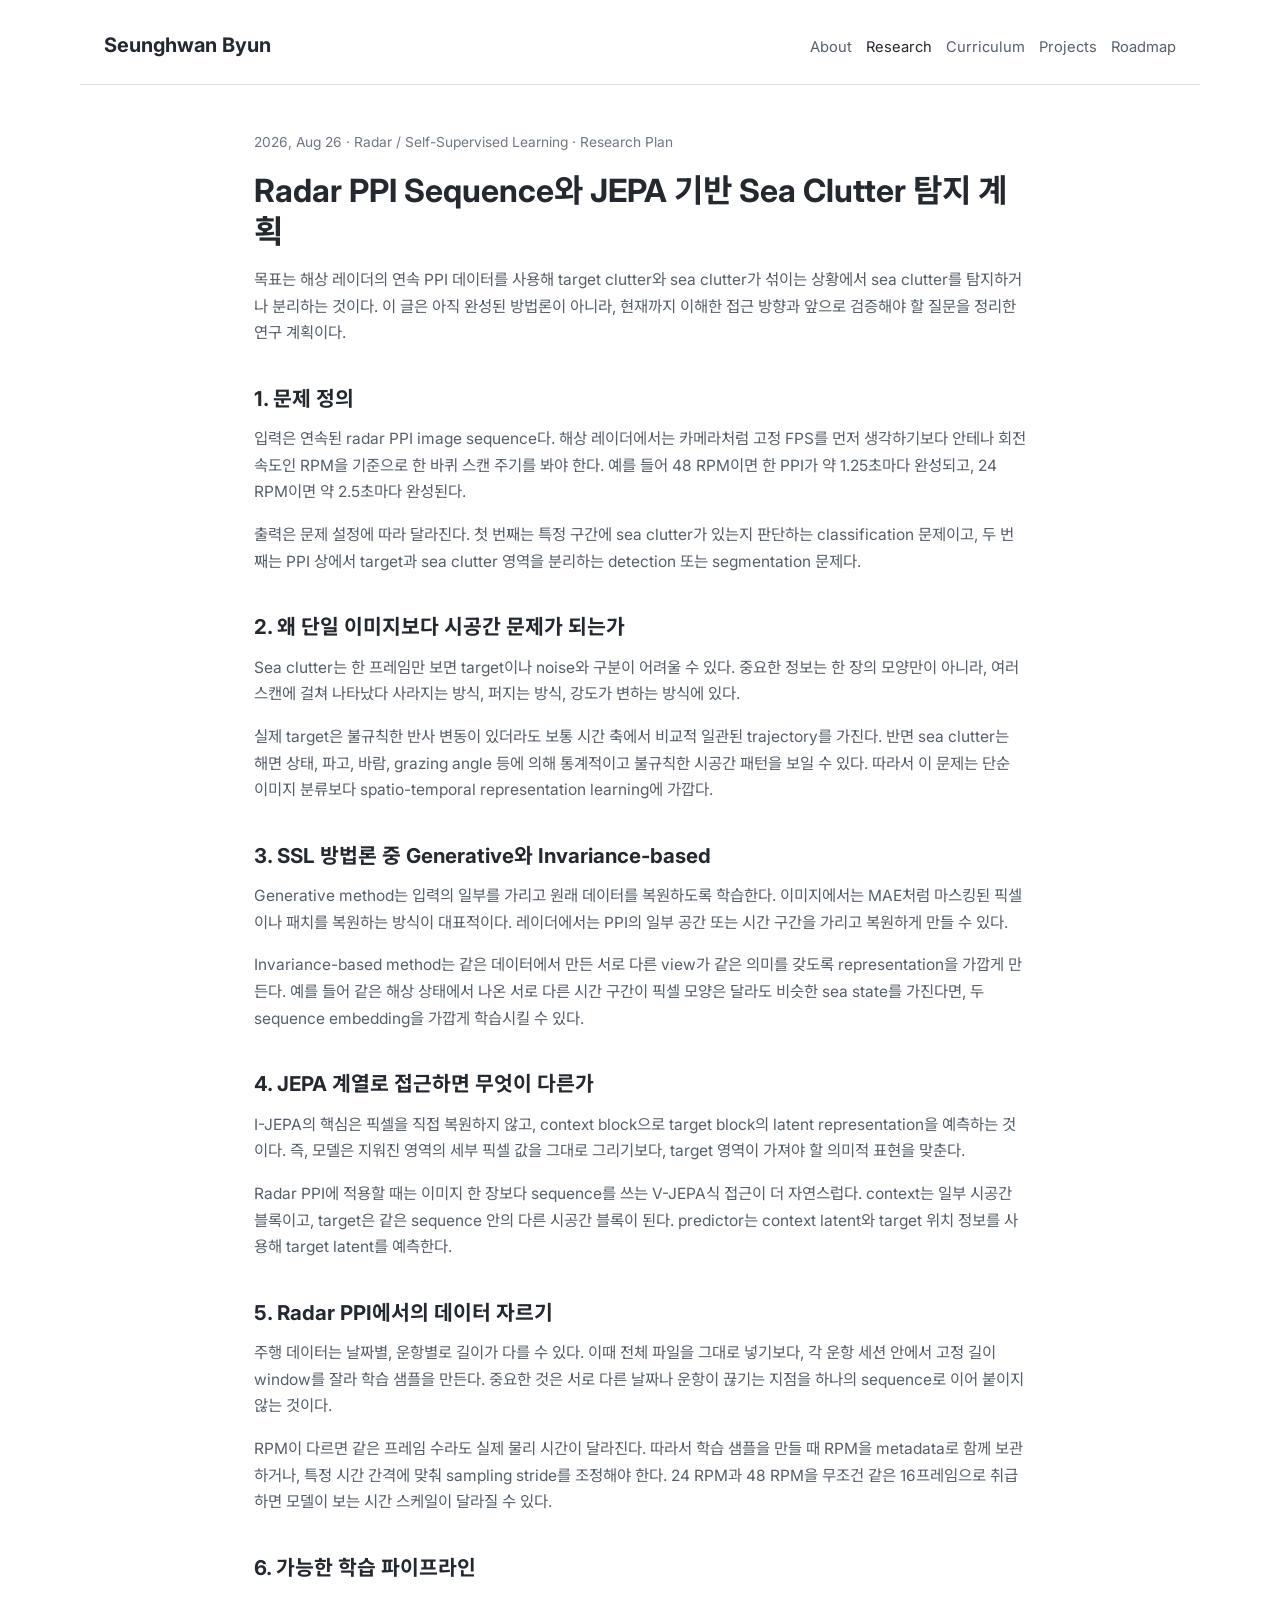
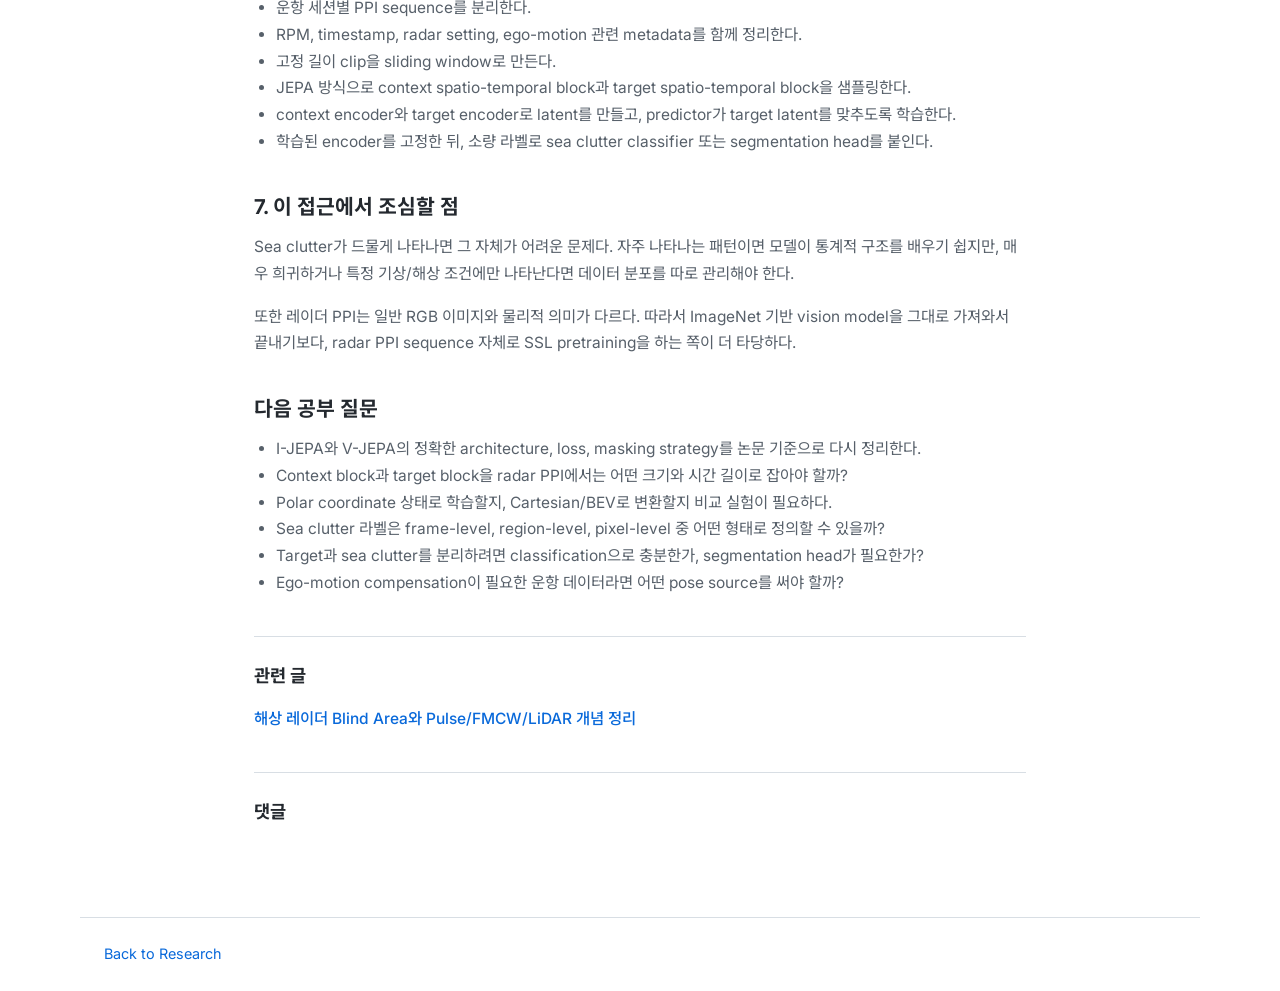
<file: posts/radar-jepa-sea-clutter-plan.html>
<!doctype html>
<html lang="ko">
  <head>
    <meta charset="utf-8">
    <meta name="viewport" content="width=device-width, initial-scale=1">
    <meta
      name="description"
      content="Radar PPI sequence에서 Sea Clutter를 탐지하기 위한 JEPA 계열 self-supervised learning 접근 계획입니다."
    >
    <title>Radar PPI Sequence와 JEPA 기반 Sea Clutter 탐지 계획 | Seunghwan Byun</title>
    <link rel="preconnect" href="https://fonts.googleapis.com">
    <link rel="preconnect" href="https://fonts.gstatic.com" crossorigin>
    <link
      href="https://fonts.googleapis.com/css2?family=Inter:wght@400;500;600;700&family=Noto+Sans+KR:wght@400;500;700&display=swap"
      rel="stylesheet"
    >
    <link rel="stylesheet" href="../styles.css">
    <script async src="https://www.googletagmanager.com/gtag/js?id=G-928FCMT6S2"></script>
    <script>
      window.dataLayer = window.dataLayer || [];
      function gtag(){dataLayer.push(arguments);}
      gtag('js', new Date());
      gtag('config', 'G-928FCMT6S2');
    </script>
  </head>
  <body>
    <header class="site-header">
      <a class="site-title" href="../index.html">Seunghwan Byun</a>
      <nav class="site-nav" aria-label="Primary navigation">
        <a href="../about.html">About</a>
        <a class="active" href="../research.html">Research</a>
        <a href="../curriculum.html">Curriculum</a>
        <a href="../projects.html">Projects</a>
        <a href="../roadmap.html">Roadmap</a>
      </nav>
    </header>

    <main class="post-layout">
      <article class="post-body">
        <p class="post-meta">2026, Aug 26 · Radar / Self-Supervised Learning · Research Plan</p>
        <h1>Radar PPI Sequence와 JEPA 기반 Sea Clutter 탐지 계획</h1>
        <p>
          목표는 해상 레이더의 연속 PPI 데이터를 사용해 target clutter와 sea clutter가 섞이는 상황에서
          sea clutter를 탐지하거나 분리하는 것이다. 이 글은 아직 완성된 방법론이 아니라, 현재까지 이해한
          접근 방향과 앞으로 검증해야 할 질문을 정리한 연구 계획이다.
        </p>

        <h2>1. 문제 정의</h2>
        <p>
          입력은 연속된 radar PPI image sequence다. 해상 레이더에서는 카메라처럼 고정 FPS를 먼저 생각하기보다
          안테나 회전 속도인 RPM을 기준으로 한 바퀴 스캔 주기를 봐야 한다. 예를 들어 48 RPM이면 한 PPI가
          약 1.25초마다 완성되고, 24 RPM이면 약 2.5초마다 완성된다.
        </p>
        <p>
          출력은 문제 설정에 따라 달라진다. 첫 번째는 특정 구간에 sea clutter가 있는지 판단하는 classification
          문제이고, 두 번째는 PPI 상에서 target과 sea clutter 영역을 분리하는 detection 또는 segmentation
          문제다.
        </p>

        <h2>2. 왜 단일 이미지보다 시공간 문제가 되는가</h2>
        <p>
          Sea clutter는 한 프레임만 보면 target이나 noise와 구분이 어려울 수 있다. 중요한 정보는 한 장의
          모양만이 아니라, 여러 스캔에 걸쳐 나타났다 사라지는 방식, 퍼지는 방식, 강도가 변하는 방식에 있다.
        </p>
        <p>
          실제 target은 불규칙한 반사 변동이 있더라도 보통 시간 축에서 비교적 일관된 trajectory를 가진다.
          반면 sea clutter는 해면 상태, 파고, 바람, grazing angle 등에 의해 통계적이고 불규칙한 시공간 패턴을
          보일 수 있다. 따라서 이 문제는 단순 이미지 분류보다 spatio-temporal representation learning에 가깝다.
        </p>

        <h2>3. SSL 방법론 중 Generative와 Invariance-based</h2>
        <p>
          Generative method는 입력의 일부를 가리고 원래 데이터를 복원하도록 학습한다. 이미지에서는 MAE처럼
          마스킹된 픽셀이나 패치를 복원하는 방식이 대표적이다. 레이더에서는 PPI의 일부 공간 또는 시간 구간을
          가리고 복원하게 만들 수 있다.
        </p>
        <p>
          Invariance-based method는 같은 데이터에서 만든 서로 다른 view가 같은 의미를 갖도록 representation을
          가깝게 만든다. 예를 들어 같은 해상 상태에서 나온 서로 다른 시간 구간이 픽셀 모양은 달라도 비슷한
          sea state를 가진다면, 두 sequence embedding을 가깝게 학습시킬 수 있다.
        </p>

        <h2>4. JEPA 계열로 접근하면 무엇이 다른가</h2>
        <p>
          I-JEPA의 핵심은 픽셀을 직접 복원하지 않고, context block으로 target block의 latent representation을
          예측하는 것이다. 즉, 모델은 지워진 영역의 세부 픽셀 값을 그대로 그리기보다, target 영역이 가져야 할
          의미적 표현을 맞춘다.
        </p>
        <p>
          Radar PPI에 적용할 때는 이미지 한 장보다 sequence를 쓰는 V-JEPA식 접근이 더 자연스럽다. context는
          일부 시공간 블록이고, target은 같은 sequence 안의 다른 시공간 블록이 된다. predictor는 context latent와
          target 위치 정보를 사용해 target latent를 예측한다.
        </p>

        <h2>5. Radar PPI에서의 데이터 자르기</h2>
        <p>
          주행 데이터는 날짜별, 운항별로 길이가 다를 수 있다. 이때 전체 파일을 그대로 넣기보다, 각 운항 세션 안에서
          고정 길이 window를 잘라 학습 샘플을 만든다. 중요한 것은 서로 다른 날짜나 운항이 끊기는 지점을 하나의
          sequence로 이어 붙이지 않는 것이다.
        </p>
        <p>
          RPM이 다르면 같은 프레임 수라도 실제 물리 시간이 달라진다. 따라서 학습 샘플을 만들 때 RPM을 metadata로
          함께 보관하거나, 특정 시간 간격에 맞춰 sampling stride를 조정해야 한다. 24 RPM과 48 RPM을 무조건 같은
          16프레임으로 취급하면 모델이 보는 시간 스케일이 달라질 수 있다.
        </p>

        <h2>6. 가능한 학습 파이프라인</h2>
        <ul>
          <li>운항 세션별 PPI sequence를 분리한다.</li>
          <li>RPM, timestamp, radar setting, ego-motion 관련 metadata를 함께 정리한다.</li>
          <li>고정 길이 clip을 sliding window로 만든다.</li>
          <li>JEPA 방식으로 context spatio-temporal block과 target spatio-temporal block을 샘플링한다.</li>
          <li>context encoder와 target encoder로 latent를 만들고, predictor가 target latent를 맞추도록 학습한다.</li>
          <li>학습된 encoder를 고정한 뒤, 소량 라벨로 sea clutter classifier 또는 segmentation head를 붙인다.</li>
        </ul>

        <h2>7. 이 접근에서 조심할 점</h2>
        <p>
          Sea clutter가 드물게 나타나면 그 자체가 어려운 문제다. 자주 나타나는 패턴이면 모델이 통계적 구조를
          배우기 쉽지만, 매우 희귀하거나 특정 기상/해상 조건에만 나타난다면 데이터 분포를 따로 관리해야 한다.
        </p>
        <p>
          또한 레이더 PPI는 일반 RGB 이미지와 물리적 의미가 다르다. 따라서 ImageNet 기반 vision model을 그대로
          가져와서 끝내기보다, radar PPI sequence 자체로 SSL pretraining을 하는 쪽이 더 타당하다.
        </p>

        <h2>다음 공부 질문</h2>
        <ul>
          <li>I-JEPA와 V-JEPA의 정확한 architecture, loss, masking strategy를 논문 기준으로 다시 정리한다.</li>
          <li>Context block과 target block을 radar PPI에서는 어떤 크기와 시간 길이로 잡아야 할까?</li>
          <li>Polar coordinate 상태로 학습할지, Cartesian/BEV로 변환할지 비교 실험이 필요하다.</li>
          <li>Sea clutter 라벨은 frame-level, region-level, pixel-level 중 어떤 형태로 정의할 수 있을까?</li>
          <li>Target과 sea clutter를 분리하려면 classification으로 충분한가, segmentation head가 필요한가?</li>
          <li>Ego-motion compensation이 필요한 운항 데이터라면 어떤 pose source를 써야 할까?</li>
        </ul>
      </article>

      <section class="related-posts" aria-label="Related posts" data-post-id="radar-jepa-sea-clutter-plan">
        <h2>관련 글</h2>
        <ul></ul>
      </section>

      <section class="comments" aria-label="Comments">
        <h2>댓글</h2>
        <div class="giscus"></div>
      </section>
    </main>

    <footer class="site-footer">
      <p><a href="../research.html">Back to Research</a></p>
    </footer>
    <script src="../assets/related-posts.js" defer></script>
    <script src="../assets/comments.js" defer></script>
  </body>
</html>
</file>
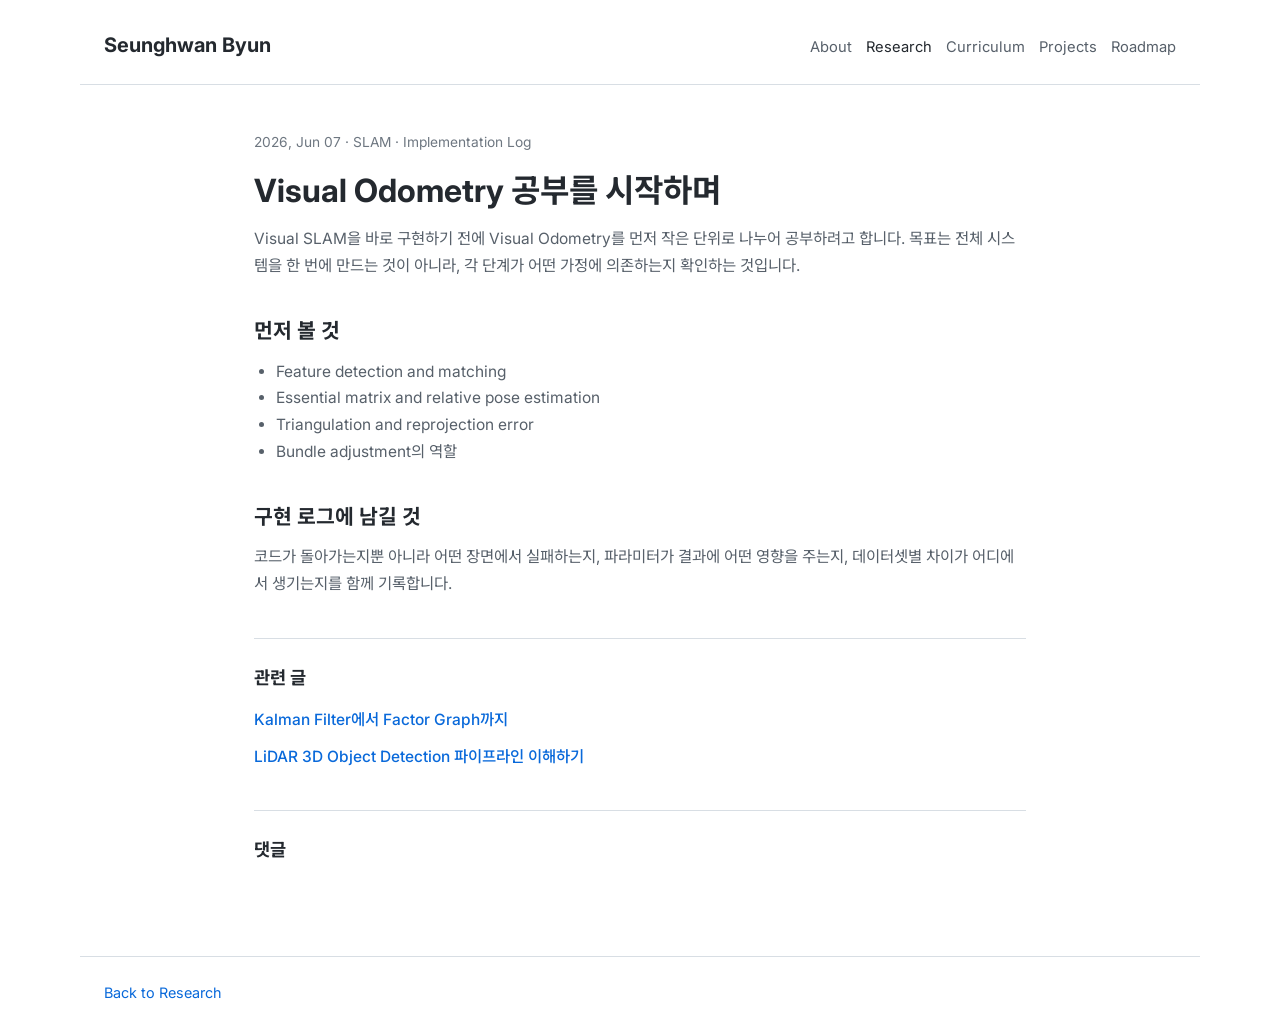
<file: posts/slam-visual-odometry-note.html>
<!doctype html>
<html lang="ko">
  <head>
    <meta charset="utf-8">
    <meta name="viewport" content="width=device-width, initial-scale=1">
    <meta name="description" content="Visual Odometry와 Visual SLAM 공부를 시작하며 정리한 구현 계획입니다.">
    <title>Visual Odometry 공부를 시작하며 | Seunghwan Byun</title>
    <link rel="preconnect" href="https://fonts.googleapis.com">
    <link rel="preconnect" href="https://fonts.gstatic.com" crossorigin>
    <link
      href="https://fonts.googleapis.com/css2?family=Inter:wght@400;500;600;700&family=Noto+Sans+KR:wght@400;500;700&display=swap"
      rel="stylesheet"
    >
    <link rel="stylesheet" href="../styles.css">
    <script async src="https://www.googletagmanager.com/gtag/js?id=G-928FCMT6S2"></script>
    <script>
      window.dataLayer = window.dataLayer || [];
      function gtag(){dataLayer.push(arguments);}
      gtag('js', new Date());
      gtag('config', 'G-928FCMT6S2');
    </script>
  </head>
  <body>
    <header class="site-header">
      <a class="site-title" href="../index.html">Seunghwan Byun</a>
      <nav class="site-nav" aria-label="Primary navigation">
        <a href="../about.html">About</a>
        <a class="active" href="../research.html">Research</a>
        <a href="../curriculum.html">Curriculum</a>
        <a href="../projects.html">Projects</a>
        <a href="../roadmap.html">Roadmap</a>
      </nav>
    </header>

    <main class="post-layout">
      <article class="post-body">
        <p class="post-meta">2026, Jun 07 · SLAM · Implementation Log</p>
        <h1>Visual Odometry 공부를 시작하며</h1>
        <p>
          Visual SLAM을 바로 구현하기 전에 Visual Odometry를 먼저 작은 단위로 나누어 공부하려고 합니다.
          목표는 전체 시스템을 한 번에 만드는 것이 아니라, 각 단계가 어떤 가정에 의존하는지 확인하는 것입니다.
        </p>

        <h2>먼저 볼 것</h2>
        <ul>
          <li>Feature detection and matching</li>
          <li>Essential matrix and relative pose estimation</li>
          <li>Triangulation and reprojection error</li>
          <li>Bundle adjustment의 역할</li>
        </ul>

        <h2>구현 로그에 남길 것</h2>
        <p>
          코드가 돌아가는지뿐 아니라 어떤 장면에서 실패하는지, 파라미터가 결과에 어떤 영향을 주는지,
          데이터셋별 차이가 어디에서 생기는지를 함께 기록합니다.
        </p>
      </article>

      <section class="related-posts" aria-label="Related posts" data-post-id="slam-visual-odometry-note">
        <h2>관련 글</h2>
        <ul></ul>
      </section>

      <section class="comments" aria-label="Comments">
        <h2>댓글</h2>
        <div class="giscus"></div>
      </section>
    </main>

    <footer class="site-footer">
      <p><a href="../research.html">Back to Research</a></p>
    </footer>
    <script src="../assets/related-posts.js" defer></script>
    <script src="../assets/comments.js" defer></script>
  </body>
</html>
</file>
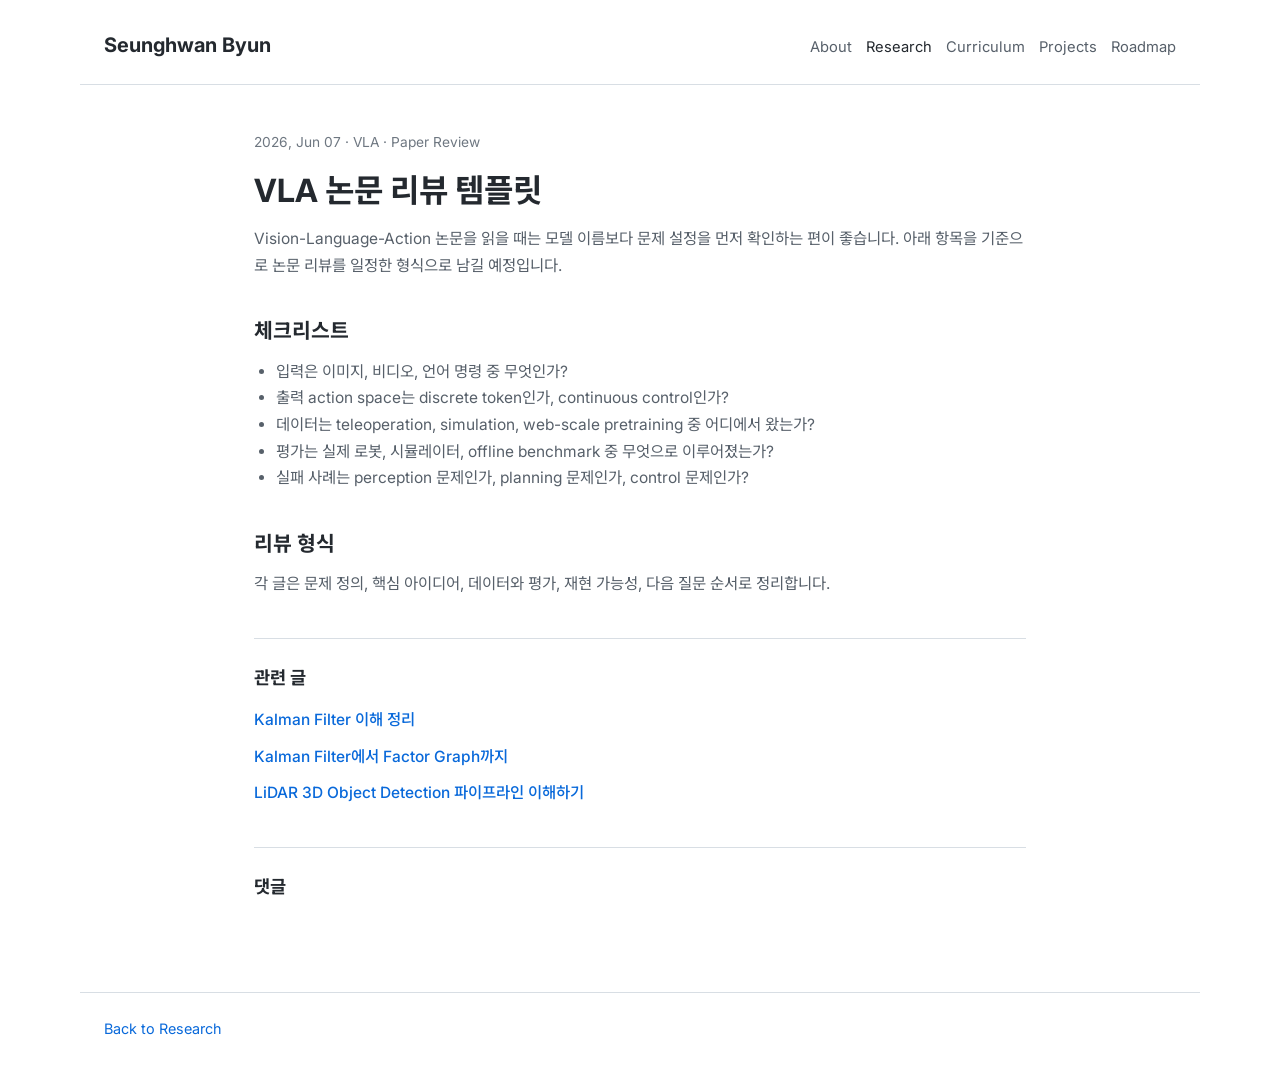
<file: posts/vla-reading-template.html>
<!doctype html>
<html lang="ko">
  <head>
    <meta charset="utf-8">
    <meta name="viewport" content="width=device-width, initial-scale=1">
    <meta name="description" content="Vision-Language-Action 논문을 읽기 위한 리뷰 템플릿입니다.">
    <title>VLA 논문 리뷰 템플릿 | Seunghwan Byun</title>
    <link rel="preconnect" href="https://fonts.googleapis.com">
    <link rel="preconnect" href="https://fonts.gstatic.com" crossorigin>
    <link
      href="https://fonts.googleapis.com/css2?family=Inter:wght@400;500;600;700&family=Noto+Sans+KR:wght@400;500;700&display=swap"
      rel="stylesheet"
    >
    <link rel="stylesheet" href="../styles.css">
    <script async src="https://www.googletagmanager.com/gtag/js?id=G-928FCMT6S2"></script>
    <script>
      window.dataLayer = window.dataLayer || [];
      function gtag(){dataLayer.push(arguments);}
      gtag('js', new Date());
      gtag('config', 'G-928FCMT6S2');
    </script>
  </head>
  <body>
    <header class="site-header">
      <a class="site-title" href="../index.html">Seunghwan Byun</a>
      <nav class="site-nav" aria-label="Primary navigation">
        <a href="../about.html">About</a>
        <a class="active" href="../research.html">Research</a>
        <a href="../curriculum.html">Curriculum</a>
        <a href="../projects.html">Projects</a>
        <a href="../roadmap.html">Roadmap</a>
      </nav>
    </header>

    <main class="post-layout">
      <article class="post-body">
        <p class="post-meta">2026, Jun 07 · VLA · Paper Review</p>
        <h1>VLA 논문 리뷰 템플릿</h1>
        <p>
          Vision-Language-Action 논문을 읽을 때는 모델 이름보다 문제 설정을 먼저 확인하는 편이 좋습니다.
          아래 항목을 기준으로 논문 리뷰를 일정한 형식으로 남길 예정입니다.
        </p>

        <h2>체크리스트</h2>
        <ul>
          <li>입력은 이미지, 비디오, 언어 명령 중 무엇인가?</li>
          <li>출력 action space는 discrete token인가, continuous control인가?</li>
          <li>데이터는 teleoperation, simulation, web-scale pretraining 중 어디에서 왔는가?</li>
          <li>평가는 실제 로봇, 시뮬레이터, offline benchmark 중 무엇으로 이루어졌는가?</li>
          <li>실패 사례는 perception 문제인가, planning 문제인가, control 문제인가?</li>
        </ul>

        <h2>리뷰 형식</h2>
        <p>
          각 글은 문제 정의, 핵심 아이디어, 데이터와 평가, 재현 가능성, 다음 질문 순서로 정리합니다.
        </p>
      </article>

      <section class="related-posts" aria-label="Related posts" data-post-id="vla-reading-template">
        <h2>관련 글</h2>
        <ul></ul>
      </section>

      <section class="comments" aria-label="Comments">
        <h2>댓글</h2>
        <div class="giscus"></div>
      </section>
    </main>

    <footer class="site-footer">
      <p><a href="../research.html">Back to Research</a></p>
    </footer>
    <script src="../assets/related-posts.js" defer></script>
    <script src="../assets/comments.js" defer></script>
  </body>
</html>
</file>
<file: styles.css>
:root {
  --ink: #24292f;
  --muted: #57606a;
  --subtle: #6e7781;
  --line: #d8dee4;
  --paper: #ffffff;
  --soft: #f6f8fa;
  --link: #0969da;
}

* {
  box-sizing: border-box;
}

html {
  scroll-behavior: smooth;
}

body {
  margin: 0;
  color: var(--ink);
  background: var(--paper);
  font-family: "Inter", "Noto Sans KR", system-ui, -apple-system, BlinkMacSystemFont, sans-serif;
  font-size: 15.5px;
  line-height: 1.72;
}

a {
  color: var(--link);
  text-decoration: none;
}

a:hover {
  text-decoration: underline;
}

h1,
h2,
h3,
p {
  margin-top: 0;
}

p {
  color: var(--muted);
}

code {
  padding: 0.12rem 0.28rem;
  border-radius: 4px;
  background: var(--soft);
  color: var(--ink);
  font-family: ui-monospace, SFMono-Regular, Menlo, Monaco, Consolas, monospace;
  font-size: 0.9em;
}

.site-header {
  display: flex;
  max-width: 1120px;
  margin: 0 auto;
  padding: 28px 24px 22px;
  align-items: baseline;
  justify-content: space-between;
  gap: 24px;
  border-bottom: 1px solid var(--line);
}

.site-title {
  color: var(--ink);
  font-size: 1.25rem;
  font-weight: 700;
}

.site-title:hover {
  text-decoration: none;
}

.site-nav {
  display: flex;
  flex-wrap: wrap;
  gap: 14px;
  font-size: 0.92rem;
}

.site-nav a {
  color: var(--muted);
}

.site-nav a.active,
.site-nav a:hover {
  color: var(--ink);
}

.site-shell {
  display: grid;
  grid-template-columns: 230px minmax(0, 1fr);
  gap: 48px;
  max-width: 1120px;
  margin: 0 auto;
  padding: 42px 24px 72px;
}

.sidebar {
  font-size: 0.94rem;
}

.profile-image {
  display: block;
  width: 112px;
  height: 112px;
  margin-bottom: 18px;
  border: 1px solid var(--line);
  border-radius: 50%;
  object-fit: cover;
}

.profile-name {
  margin-bottom: 6px;
  color: var(--ink);
  font-weight: 700;
}

.profile-desc {
  margin-bottom: 24px;
  color: var(--muted);
}

.side-section {
  margin-top: 24px;
  padding-top: 20px;
  border-top: 1px solid var(--line);
}

.side-section.no-top {
  margin-top: 0;
  padding-top: 0;
  border-top: 0;
}

.side-section h2 {
  margin-bottom: 10px;
  font-size: 0.95rem;
}

.side-section ul {
  margin: 0;
  padding: 0;
  list-style: none;
}

.side-section li + li {
  margin-top: 7px;
}

.content {
  max-width: 760px;
}

.page-intro {
  margin-bottom: 34px;
}

.kicker,
.post-meta {
  margin-bottom: 8px;
  color: var(--subtle);
  font-size: 0.86rem;
}

.page-intro h1 {
  margin-bottom: 12px;
  font-size: 2rem;
  line-height: 1.28;
}

.post-list h2,
.archive-section h2 {
  margin-bottom: 14px;
  padding-bottom: 8px;
  border-bottom: 1px solid var(--line);
  font-size: 1.2rem;
}

.post-preview {
  padding: 18px 0;
  border-bottom: 1px solid var(--line);
}

.post-preview h3 {
  margin-bottom: 4px;
  font-size: 1.08rem;
  line-height: 1.38;
}

.post-preview p {
  margin-bottom: 0;
}

.archive-section {
  margin-bottom: 36px;
}

.curriculum-section {
  margin-bottom: 34px;
}

.curriculum-section h2 {
  margin-bottom: 10px;
  padding-bottom: 8px;
  border-bottom: 1px solid var(--line);
  font-size: 1.12rem;
}

.curriculum-list {
  margin: 0;
  padding-left: 20px;
  color: var(--muted);
}

.curriculum-list li + li {
  margin-top: 6px;
}

.empty-note {
  padding: 14px 0 4px;
  color: var(--subtle);
}

.text-section,
.timeline-list article {
  padding: 18px 0;
  border-bottom: 1px solid var(--line);
}

.text-section:first-of-type,
.timeline-list article:first-child {
  border-top: 1px solid var(--line);
}

.text-section h2,
.timeline-list h2 {
  margin-bottom: 8px;
  font-size: 1.15rem;
}

.text-section ul {
  margin: 0;
  padding-left: 22px;
  color: var(--muted);
}

.post-layout {
  max-width: 820px;
  margin: 0 auto;
  padding: 46px 24px 76px;
}

.post-body h1 {
  margin-bottom: 14px;
  font-size: 2rem;
  line-height: 1.28;
}

.post-body h2 {
  margin: 34px 0 10px;
  font-size: 1.28rem;
}

.post-body p {
  margin-bottom: 16px;
}

.post-body ul {
  margin: 0 0 18px;
  padding-left: 22px;
  color: var(--muted);
}

.post-body ol {
  margin: 0 0 18px;
  padding-left: 22px;
  color: var(--muted);
}

.math-display {
  margin: 24px 0;
  overflow-x: auto;
  text-align: center;
  color: var(--ink);
}

.post-figure {
  margin: 28px 0;
}

.post-figure img {
  display: block;
  width: 100%;
  border: 1px solid var(--line);
  border-radius: 6px;
}

.post-figure.compact img {
  max-width: 560px;
  margin: 0 auto;
}

.post-figure figcaption {
  margin-top: 8px;
  color: var(--subtle);
  font-size: 0.9rem;
  line-height: 1.55;
}

.related-posts {
  margin-top: 40px;
  padding-top: 24px;
  border-top: 1px solid var(--line);
}

.related-posts h2 {
  margin-bottom: 14px;
  font-size: 1.1rem;
}

.related-posts ul {
  margin: 0;
  padding: 0;
  list-style: none;
}

.related-posts li + li {
  margin-top: 10px;
}

.related-posts a {
  font-weight: 500;
}

.comments {
  margin-top: 40px;
  padding-top: 24px;
  border-top: 1px solid var(--line);
}

.comments h2 {
  margin-bottom: 14px;
  font-size: 1.1rem;
}

.site-footer {
  max-width: 1120px;
  margin: 0 auto;
  padding: 24px;
  border-top: 1px solid var(--line);
  color: var(--subtle);
  font-size: 0.9rem;
}

.visitor-counter {
  display: flex;
  flex-wrap: wrap;
  gap: 14px;
  margin-top: 12px;
  color: var(--subtle);
  font-size: 0.8rem;
}

.visitor-counter strong {
  color: var(--subtle);
  font-weight: 600;
}

.site-footer p {
  margin: 0;
  color: var(--subtle);
}

@media (max-width: 780px) {
  .site-header {
    display: block;
  }

  .site-nav {
    margin-top: 12px;
  }

  .site-shell {
    grid-template-columns: 1fr;
    gap: 28px;
    padding-top: 30px;
  }

  .sidebar {
    display: grid;
    grid-template-columns: 80px minmax(0, 1fr);
    gap: 0 16px;
  }

  .profile-image {
    width: 72px;
    height: 72px;
    grid-row: span 2;
  }

  .profile-desc {
    margin-bottom: 0;
  }

  .side-section {
    grid-column: 1 / -1;
  }

  .page-intro h1,
  .post-body h1 {
    font-size: 1.65rem;
  }
}
</file>
